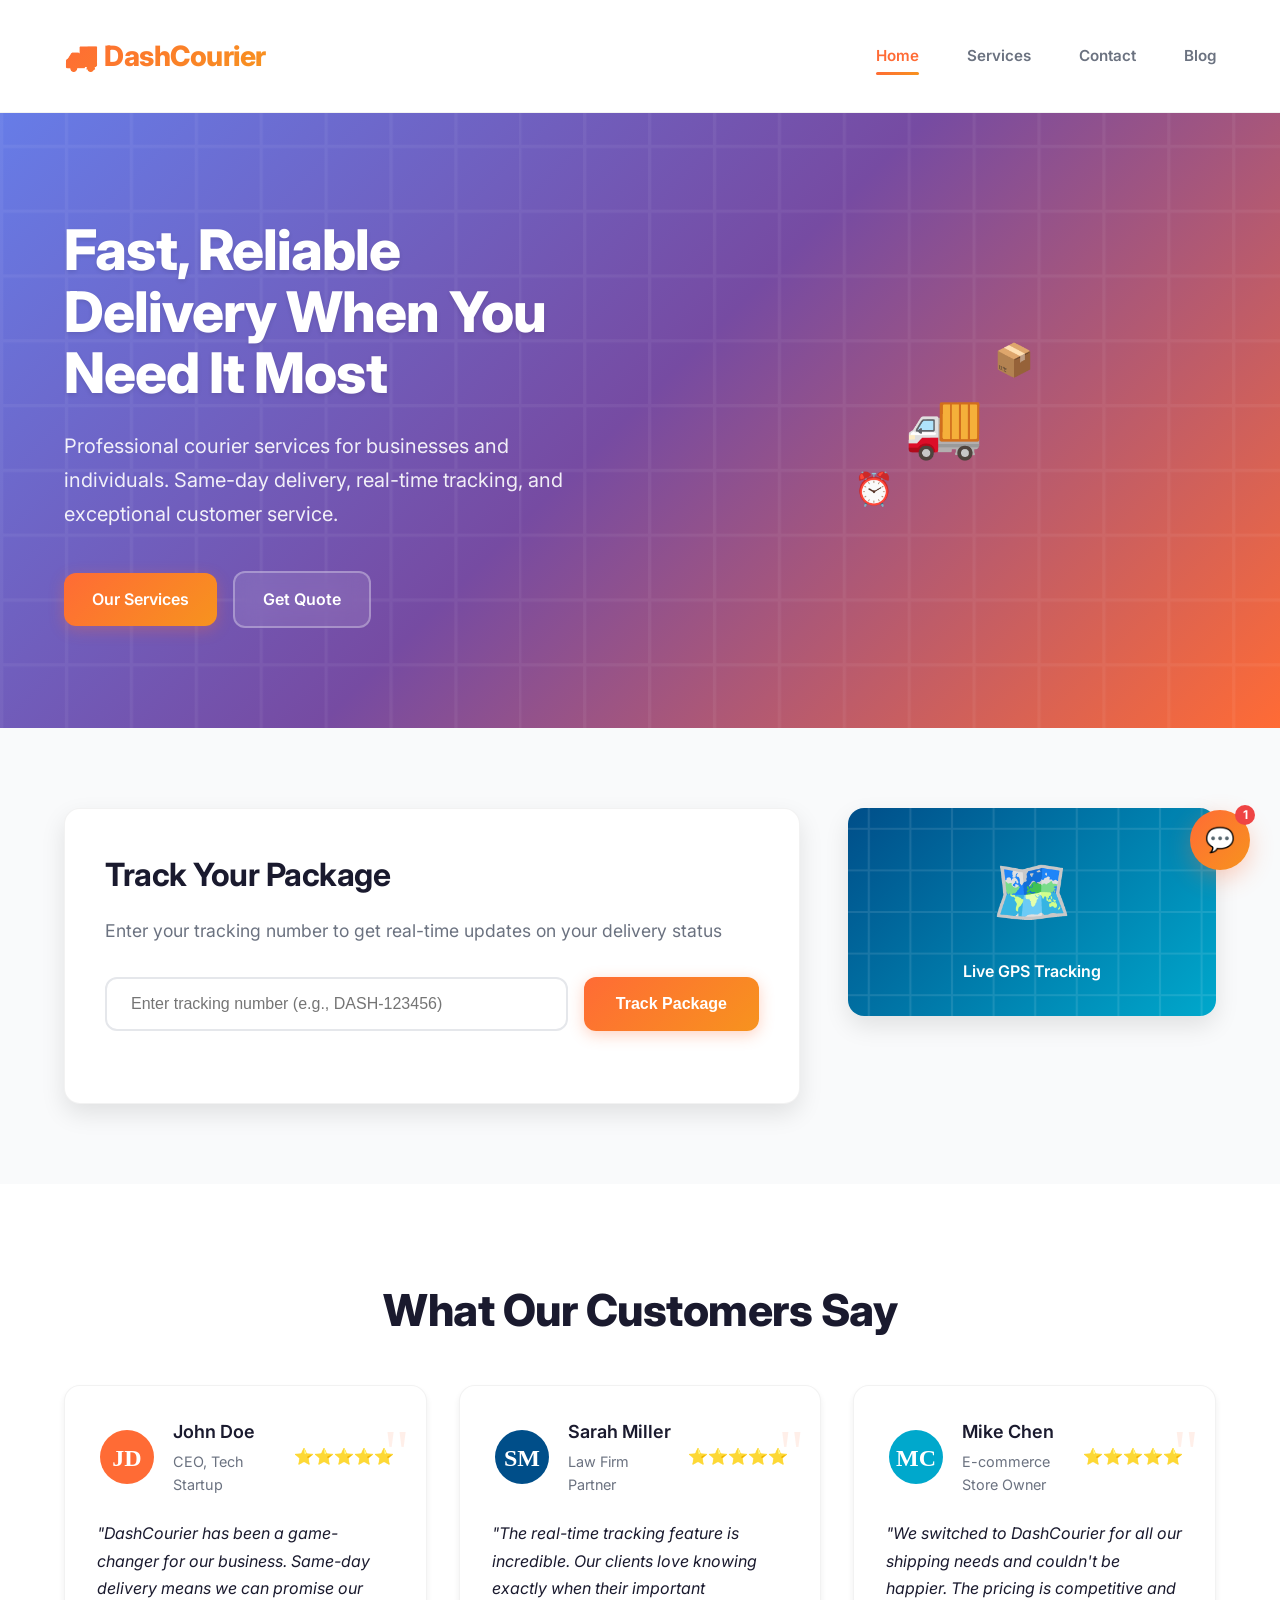
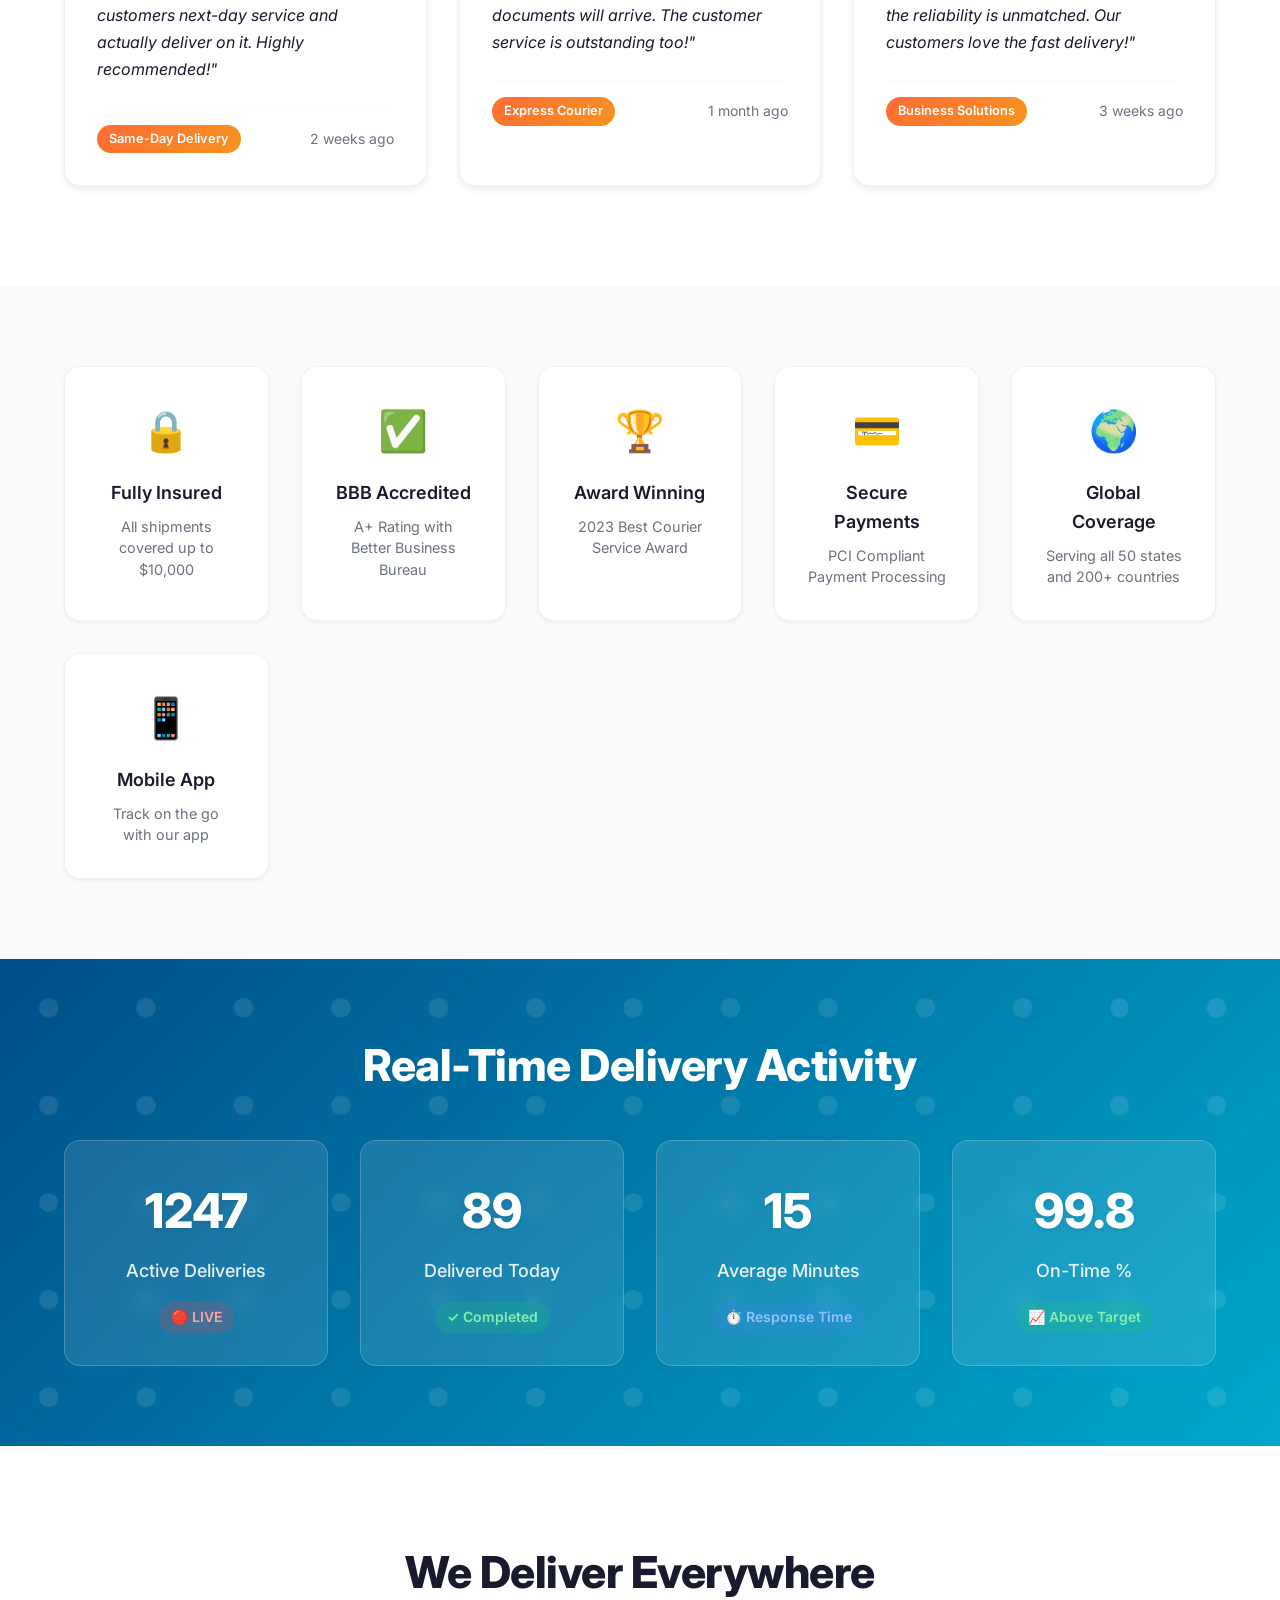
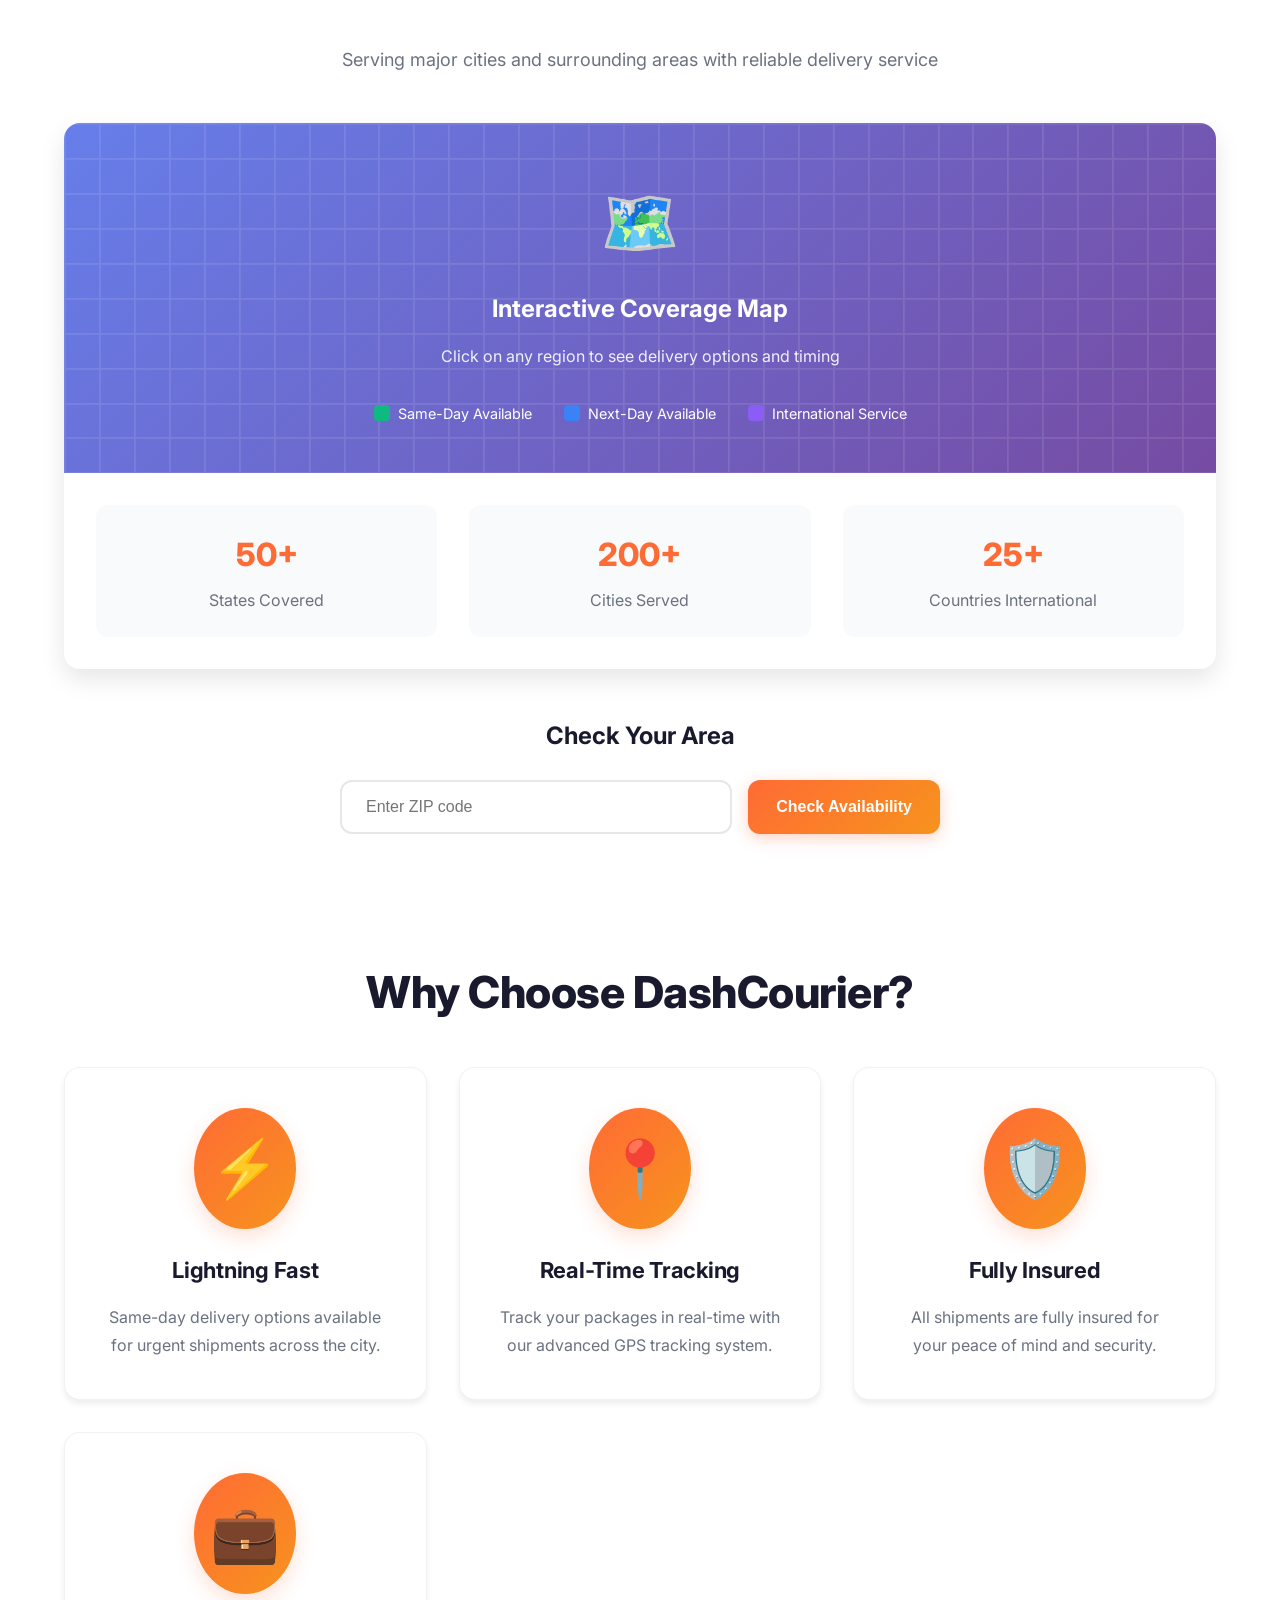
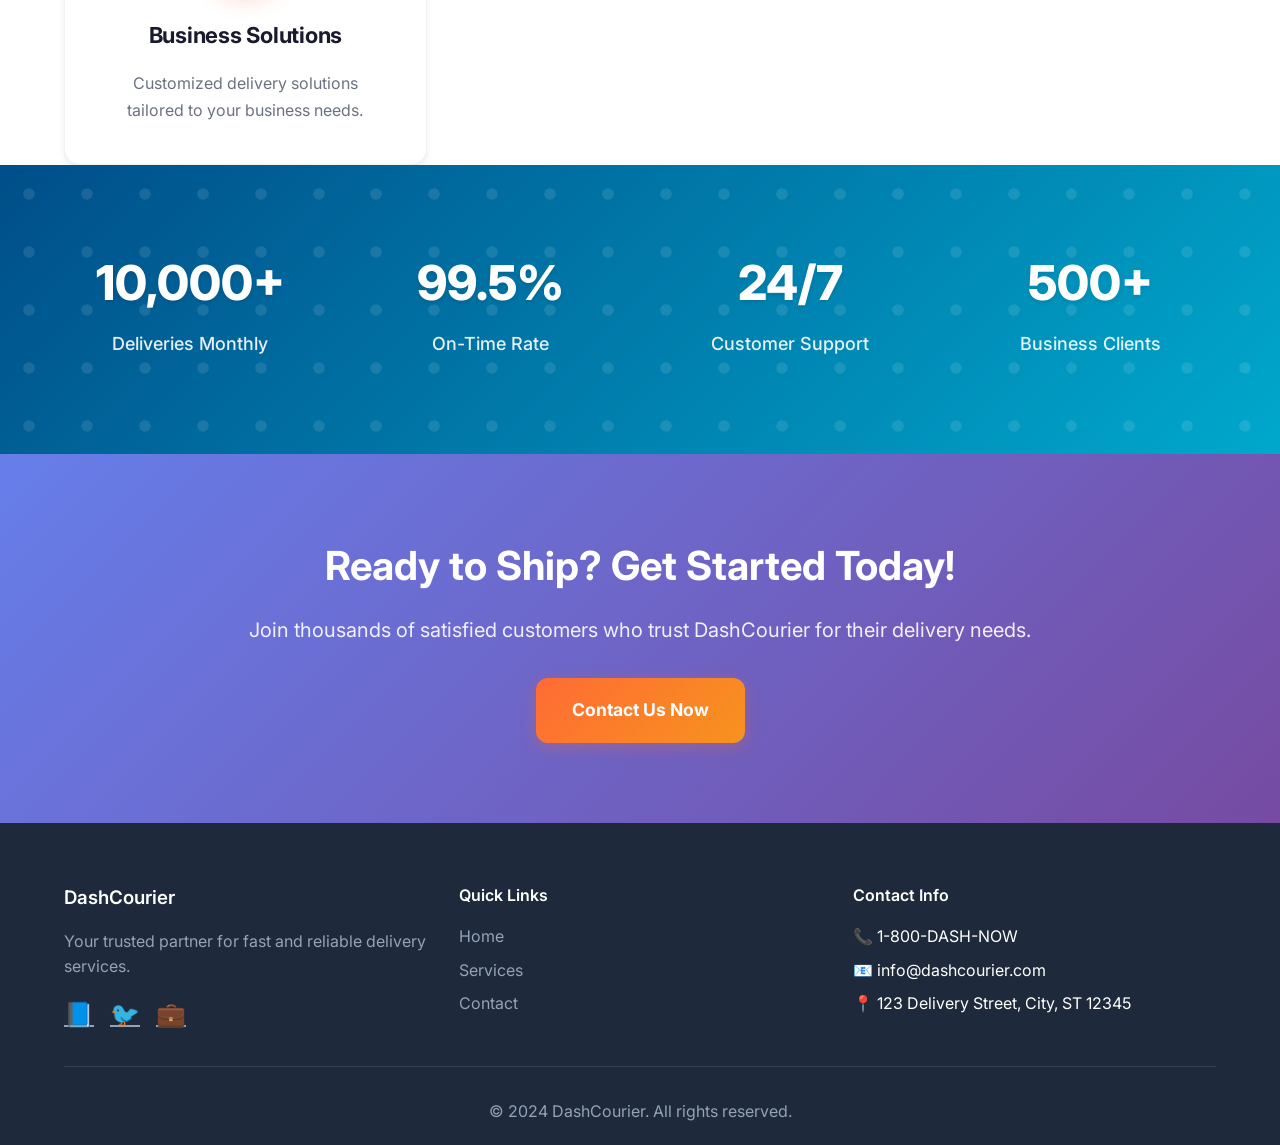
<file: dashcourier/index.html>
<!DOCTYPE html>
<html lang="en">
<head>
    <meta charset="UTF-8">
    <meta name="viewport" content="width=device-width, initial-scale=1.0">
    <title>DashCourier - Fast & Reliable Delivery Services | Same-Day Courier</title>
    
    <!-- SEO Meta Tags -->
    <meta name="description" content="DashCourier offers fast, reliable same-day delivery services for businesses and individuals. Real-time tracking, 24/7 support, and competitive pricing. Get your free quote today!">
    <meta name="keywords" content="courier service, same day delivery, package tracking, delivery service, express delivery, business courier, local delivery, urgent delivery">
    <meta name="author" content="DashCourier">
    <meta name="robots" content="index, follow">
    <meta name="language" content="English">
    <meta name="geo.region" content="US">
    <meta name="geo.placename" content="United States">
    <meta name="geo.position" content="40.7128;-74.0060">
    
    <!-- Open Graph / Facebook -->
    <meta property="og:type" content="website">
    <meta property="og:url" content="https://dashcourier.com/">
    <meta property="og:title" content="DashCourier - Fast & Reliable Delivery Services">
    <meta property="og:description" content="Professional courier services with same-day delivery, real-time tracking, and exceptional customer service. Get your free quote today!">
    <meta property="og:image" content="https://dashcourier.com/images/og-image.jpg">
    <meta property="og:image:width" content="1200">
    <meta property="og:image:height" content="630">
    <meta property="og:site_name" content="DashCourier">
    
    <!-- Twitter -->
    <meta property="twitter:card" content="summary_large_image">
    <meta property="twitter:url" content="https://dashcourier.com/">
    <meta property="twitter:title" content="DashCourier - Fast & Reliable Delivery Services">
    <meta property="twitter:description" content="Professional courier services with same-day delivery, real-time tracking, and exceptional customer service.">
    <meta property="twitter:image" content="https://dashcourier.com/images/twitter-image.jpg">
    
    <!-- Technical SEO -->
    <link rel="canonical" href="https://dashcourier.com/">
    <link rel="alternate" hreflang="en" href="https://dashcourier.com/">
    <link rel="alternate" hreflang="es" href="https://dashcourier.com/es/">
    
    <!-- Favicon -->
    <link rel="icon" type="image/svg+xml" href="data:image/svg+xml,<svg xmlns='http://www.w3.org/2000/svg' viewBox='0 0 100 100'><text y='.9em' font-size='90'>🚚</text></svg>">
    <link rel="apple-touch-icon" href="data:image/svg+xml,<svg xmlns='http://www.w3.org/2000/svg' viewBox='0 0 100 100'><text y='.9em' font-size='90'>🚚</text></svg>">
    
    <!-- Schema.org Structured Data -->
    <script type="application/ld+json">
    {
        "@context": "https://schema.org",
        "@type": "LocalBusiness",
        "name": "DashCourier",
        "description": "Fast and reliable courier services with same-day delivery and real-time tracking",
        "url": "https://dashcourier.com",
        "telephone": "1-800-DASH-NOW",
        "email": "info@dashcourier.com",
        "address": {
            "@type": "PostalAddress",
            "streetAddress": "123 Delivery Street",
            "addressLocality": "City",
            "addressRegion": "ST",
            "postalCode": "12345",
            "addressCountry": "US"
        },
        "geo": {
            "@type": "GeoCoordinates",
            "latitude": "40.7128",
            "longitude": "-74.0060"
        },
        "openingHours": "Mo-Fr 08:00-20:00 Sa-Su 09:00-18:00",
        "priceRange": "$$",
        "sameAs": [
            "https://www.facebook.com/dashcourier",
            "https://www.twitter.com/dashcourier",
            "https://www.linkedin.com/company/dashcourier"
        ],
        "serviceType": "Courier Service",
        "hasOfferCatalog": {
            "@type": "OfferCatalog",
            "name": "Delivery Services",
            "itemListElement": [
                {
                    "@type": "Offer",
                    "itemOffered": {
                        "@type": "Service",
                        "name": "Same-Day Delivery",
                        "description": "Get your packages delivered within hours"
                    }
                },
                {
                    "@type": "Offer", 
                    "itemOffered": {
                        "@type": "Service",
                        "name": "Express Courier",
                        "description": "1-hour delivery available for urgent shipments"
                    }
                }
            ]
        },
        "aggregateRating": {
            "@type": "AggregateRating",
            "ratingValue": "4.8",
            "reviewCount": "1247"
        }
    }
    </script>
    
    <link rel="stylesheet" href="styles.css">
    <link rel="preconnect" href="https://fonts.googleapis.com">
    <link rel="preconnect" href="https://fonts.gstatic.com" crossorigin>
    <link href="https://fonts.googleapis.com/css2?family=Inter:wght@300;400;500;600;700;800&display=swap" rel="stylesheet">
    
    <!-- PWA Meta Tags -->
    <meta name="theme-color" content="#FF6B35">
    <meta name="mobile-web-app-capable" content="yes">
    <meta name="apple-mobile-web-app-capable" content="yes">
    <meta name="apple-mobile-web-app-status-bar-style" content="default">
    <meta name="apple-mobile-web-app-title" content="DashCourier">
    <meta name="application-name" content="DashCourier">
    <meta name="msapplication-TileColor" content="#FF6B35">
    <meta name="msapplication-config" content="/browserconfig.xml">
    
    <!-- PWA Manifest -->
    <link rel="manifest" href="manifest.json">
    
    <!-- Apple Touch Icons -->
    <link rel="apple-touch-icon" href="data:image/svg+xml,<svg xmlns='http://www.w3.org/2000/svg' viewBox='0 0 100 100'><rect width='100' height='100' fill='%23FF6B35'/><text x='50' y='65' text-anchor='middle' fill='white' font-size='40' font-weight='bold'>🚚</text></svg>">
    <link rel="apple-touch-icon" sizes="152x152" href="data:image/svg+xml,<svg xmlns='http://www.w3.org/2000/svg' viewBox='0 0 152 152'><rect width='152' height='152' fill='%23FF6B35'/><text x='76' y='98' text-anchor='middle' fill='white' font-size='60' font-weight='bold'>🚚</text></svg>">
    <link rel="apple-touch-icon" sizes="180x180" href="data:image/svg+xml,<svg xmlns='http://www.w3.org/2000/svg' viewBox='0 0 180 180'><rect width='180' height='180' fill='%23FF6B35'/><text x='90' y='117' text-anchor='middle' fill='white' font-size='72' font-weight='bold'>🚚</text></svg>">
    <link rel="apple-touch-icon" sizes="167x167" href="data:image/svg+xml,<svg xmlns='http://www.w3.org/2000/svg' viewBox='0 0 167 167'><rect width='167' height='167' fill='%23FF6B35'/><text x='83' y='108' text-anchor='middle' fill='white' font-size='66' font-weight='bold'>🚚</text></svg>">
    
    <!-- Microsoft Tile -->
    <meta name="msapplication-TileImage" content="data:image/svg+xml,<svg xmlns='http://www.w3.org/2000/svg' viewBox='0 0 150 150'><rect width='150' height='150' fill='%23FF6B35'/><text x='75' y='97' text-anchor='middle' fill='white' font-size='60' font-weight='bold'>🚚</text></svg>">
</head>
<body>
    <header class="header">
        <nav class="nav">
            <div class="nav-container">
                <div class="logo">
                    <h1>🚚 DashCourier</h1>
                </div>
                <ul class="nav-menu">
                    <li><a href="index.html" class="nav-link active">Home</a></li>
                    <li><a href="services.html" class="nav-link">Services</a></li>
                    <li><a href="contact.html" class="nav-link">Contact</a></li>
                    <li><a href="blog.html" class="nav-link">Blog</a></li>
                </ul>
                <div class="hamburger">
                    <span></span>
                    <span></span>
                    <span></span>~
                </div>
            </div>
        </nav>
    </header>

    <main>
        <section class="hero">
            <div class="hero-container">
                <div class="hero-content">
                    <h1 class="hero-title">Fast, Reliable Delivery When You Need It Most</h1>
                    <p class="hero-subtitle">Professional courier services for businesses and individuals. Same-day delivery, real-time tracking, and exceptional customer service.</p>
                    <div class="hero-buttons">
                        <a href="services.html" class="btn btn-primary">Our Services</a>
                        <a href="contact.html" class="btn btn-secondary">Get Quote</a>
                    </div>
                </div>
                <div class="hero-image">
                    <div class="delivery-illustration">
                        <div class="truck">🚚</div>
                        <div class="package">📦</div>
                        <div class="clock">⏰</div>
                    </div>
                </div>
            </div>
        </section>

        <section class="tracking">
            <div class="container">
                <div class="tracking-container">
                    <div class="tracking-content">
                        <h2>Track Your Package</h2>
                        <p>Enter your tracking number to get real-time updates on your delivery status</p>
                        <form class="tracking-form" id="trackingForm">
                            <div class="tracking-input-group">
                                <input type="text" id="trackingNumber" placeholder="Enter tracking number (e.g., DASH-123456)" required>
                                <button type="submit" class="btn btn-primary">Track Package</button>
                            </div>
                        </form>
                        <div class="tracking-result" id="trackingResult" style="display: none;">
                            <div class="tracking-status">
                                <div class="status-header">
                                    <h3>Tracking Status</h3>
                                    <span class="tracking-id" id="trackingId"></span>
                                </div>
                                <div class="status-timeline">
                                    <div class="timeline-item completed">
                                        <div class="timeline-dot"></div>
                                        <div class="timeline-content">
                                            <h4>Package Received</h4>
                                            <p class="timeline-time">Today, 9:30 AM</p>
                                        </div>
                                    </div>
                                    <div class="timeline-item completed">
                                        <div class="timeline-dot"></div>
                                        <div class="timeline-content">
                                            <h4>In Transit</h4>
                                            <p class="timeline-time">Today, 11:15 AM</p>
                                        </div>
                                    </div>
                                    <div class="timeline-item active">
                                        <div class="timeline-dot"></div>
                                        <div class="timeline-content">
                                            <h4>Out for Delivery</h4>
                                            <p class="timeline-time">Today, 2:45 PM</p>
                                        </div>
                                    </div>
                                    <div class="timeline-item">
                                        <div class="timeline-dot"></div>
                                        <div class="timeline-content">
                                            <h4>Delivered</h4>
                                            <p class="timeline-time">Expected by 6:00 PM</p>
                                        </div>
                                    </div>
                                </div>
                                <div class="tracking-details">
                                    <div class="detail-item">
                                        <span class="detail-label">Current Location:</span>
                                        <span class="detail-value">Distribution Center - Downtown</span>
                                    </div>
                                    <div class="detail-item">
                                        <span class="detail-label">Estimated Delivery:</span>
                                        <span class="detail-value">Today, 6:00 PM</span>
                                    </div>
                                    <div class="detail-item">
                                        <span class="detail-label">Recipient:</span>
                                        <span class="detail-value">John Doe</span>
                                    </div>
                                </div>
                            </div>
                        </div>
                    </div>
                    <div class="tracking-visual">
                        <div class="tracking-map">
                            <div class="map-icon">🗺️</div>
                            <p>Live GPS Tracking</p>
                        </div>
                    </div>
                </div>
            </div>
        </section>

        <section class="testimonials">
            <div class="container">
                <h2 class="section-title">What Our Customers Say</h2>
                <div class="testimonials-grid">
                    <div class="testimonial-card">
                        <div class="testimonial-header">
                            <div class="customer-avatar">
                                <img src="data:image/svg+xml,<svg xmlns='http://www.w3.org/2000/svg' viewBox='0 0 100 100'><circle cx='50' cy='50' r='45' fill='%23FF6B35'/><text x='50' y='65' text-anchor='middle' fill='white' font-size='40' font-weight='bold'>JD</text></svg>" alt="John Doe">
                            </div>
                            <div class="customer-info">
                                <h4>John Doe</h4>
                                <p>CEO, Tech Startup</p>
                            </div>
                            <div class="rating">
                                ⭐⭐⭐⭐⭐
                            </div>
                        </div>
                        <div class="testimonial-content">
                            <p>"DashCourier has been a game-changer for our business. Same-day delivery means we can promise our customers next-day service and actually deliver on it. Highly recommended!"</p>
                        </div>
                        <div class="testimonial-meta">
                            <span class="service-used">Same-Day Delivery</span>
                            <span class="date">2 weeks ago</span>
                        </div>
                    </div>

                    <div class="testimonial-card">
                        <div class="testimonial-header">
                            <div class="customer-avatar">
                                <img src="data:image/svg+xml,<svg xmlns='http://www.w3.org/2000/svg' viewBox='0 0 100 100'><circle cx='50' cy='50' r='45' fill='%23004E89'/><text x='50' y='65' text-anchor='middle' fill='white' font-size='40' font-weight='bold'>SM</text></svg>" alt="Sarah Miller">
                            </div>
                            <div class="customer-info">
                                <h4>Sarah Miller</h4>
                                <p>Law Firm Partner</p>
                            </div>
                            <div class="rating">
                                ⭐⭐⭐⭐⭐
                            </div>
                        </div>
                        <div class="testimonial-content">
                            <p>"The real-time tracking feature is incredible. Our clients love knowing exactly when their important documents will arrive. The customer service is outstanding too!"</p>
                        </div>
                        <div class="testimonial-meta">
                            <span class="service-used">Express Courier</span>
                            <span class="date">1 month ago</span>
                        </div>
                    </div>

                    <div class="testimonial-card">
                        <div class="testimonial-header">
                            <div class="customer-avatar">
                                <img src="data:image/svg+xml,<svg xmlns='http://www.w3.org/2000/svg' viewBox='0 0 100 100'><circle cx='50' cy='50' r='45' fill='%2300A8CC'/><text x='50' y='65' text-anchor='middle' fill='white' font-size='40' font-weight='bold'>MC</text></svg>" alt="Mike Chen">
                            </div>
                            <div class="customer-info">
                                <h4>Mike Chen</h4>
                                <p>E-commerce Store Owner</p>
                            </div>
                            <div class="rating">
                                ⭐⭐⭐⭐⭐
                            </div>
                        </div>
                        <div class="testimonial-content">
                            <p>"We switched to DashCourier for all our shipping needs and couldn't be happier. The pricing is competitive and the reliability is unmatched. Our customers love the fast delivery!"</p>
                        </div>
                        <div class="testimonial-meta">
                            <span class="service-used">Business Solutions</span>
                            <span class="date">3 weeks ago</span>
                        </div>
                    </div>
                </div>
            </div>
        </section>

        <section class="trust-badges">
            <div class="container">
                <div class="trust-badges-grid">
                    <div class="trust-item">
                        <div class="trust-icon">🔒</div>
                        <h4>Fully Insured</h4>
                        <p>All shipments covered up to $10,000</p>
                    </div>
                    <div class="trust-item">
                        <div class="trust-icon">✅</div>
                        <h4>BBB Accredited</h4>
                        <p>A+ Rating with Better Business Bureau</p>
                    </div>
                    <div class="trust-item">
                        <div class="trust-icon">🏆</div>
                        <h4>Award Winning</h4>
                        <p>2023 Best Courier Service Award</p>
                    </div>
                    <div class="trust-item">
                        <div class="trust-icon">💳</div>
                        <h4>Secure Payments</h4>
                        <p>PCI Compliant Payment Processing</p>
                    </div>
                    <div class="trust-item">
                        <div class="trust-icon">🌍</div>
                        <h4>Global Coverage</h4>
                        <p>Serving all 50 states and 200+ countries</p>
                    </div>
                    <div class="trust-item">
                        <div class="trust-icon">📱</div>
                        <h4>Mobile App</h4>
                        <p>Track on the go with our app</p>
                    </div>
                </div>
            </div>
        </section>

        <section class="live-stats">
            <div class="container">
                <h2 class="section-title">Real-Time Delivery Activity</h2>
                <div class="live-stats-grid">
                    <div class="stat-card">
                        <div class="stat-number" data-target="1247">0</div>
                        <div class="stat-label">Active Deliveries</div>
                        <div class="stat-indicator live">🔴 LIVE</div>
                    </div>
                    <div class="stat-card">
                        <div class="stat-number" data-target="89">0</div>
                        <div class="stat-label">Delivered Today</div>
                        <div class="stat-indicator success">✓ Completed</div>
                    </div>
                    <div class="stat-card">
                        <div class="stat-number" data-target="15">0</div>
                        <div class="stat-label">Average Minutes</div>
                        <div class="stat-indicator info">⏱️ Response Time</div>
                    </div>
                    <div class="stat-card">
                        <div class="stat-number" data-target="99.8">0</div>
                        <div class="stat-label">On-Time %</div>
                        <div class="stat-indicator success">📈 Above Target</div>
                    </div>
                </div>
            </div>
        </section>

        <section class="coverage-map">
            <div class="container">
                <h2 class="section-title">We Deliver Everywhere</h2>
                <p class="section-subtitle">Serving major cities and surrounding areas with reliable delivery service</p>
                <div class="map-container">
                    <div class="interactive-map">
                        <div class="map-placeholder">
                            <div class="map-icon">🗺️</div>
                            <h3>Interactive Coverage Map</h3>
                            <p>Click on any region to see delivery options and timing</p>
                            <div class="map-legend">
                                <div class="legend-item">
                                    <span class="legend-color same-day"></span>
                                    <span>Same-Day Available</span>
                                </div>
                                <div class="legend-item">
                                    <span class="legend-color next-day"></span>
                                    <span>Next-Day Available</span>
                                </div>
                                <div class="legend-item">
                                    <span class="legend-color international"></span>
                                    <span>International Service</span>
                                </div>
                            </div>
                        </div>
                        <div class="coverage-stats">
                            <div class="coverage-item">
                                <h4>50+</h4>
                                <p>States Covered</p>
                            </div>
                            <div class="coverage-item">
                                <h4>200+</h4>
                                <p>Cities Served</p>
                            </div>
                            <div class="coverage-item">
                                <h4>25+</h4>
                                <p>Countries International</p>
                            </div>
                        </div>
                    </div>
                </div>
                <div class="zip-checker">
                    <h3>Check Your Area</h3>
                    <form class="zip-form" id="zipForm">
                        <div class="zip-input-group">
                            <input type="text" id="zipCode" placeholder="Enter ZIP code" maxlength="10">
                            <button type="submit" class="btn btn-primary">Check Availability</button>
                        </div>
                    </form>
                    <div class="zip-result" id="zipResult" style="display: none;">
                        <div class="result-content">
                            <h4 id="resultTitle"></h4>
                            <p id="resultMessage"></p>
                        </div>
                    </div>
                </div>
            </div>
        </section>
            <div class="container">
                <h2 class="section-title">Why Choose DashCourier?</h2>
                <div class="features-grid">
                    <div class="feature-card">
                        <div class="feature-icon">⚡</div>
                        <h3>Lightning Fast</h3>
                        <p>Same-day delivery options available for urgent shipments across the city.</p>
                    </div>
                    <div class="feature-card">
                        <div class="feature-icon">📍</div>
                        <h3>Real-Time Tracking</h3>
                        <p>Track your packages in real-time with our advanced GPS tracking system.</p>
                    </div>
                    <div class="feature-card">
                        <div class="feature-icon">🛡️</div>
                        <h3>Fully Insured</h3>
                        <p>All shipments are fully insured for your peace of mind and security.</p>
                    </div>
                    <div class="feature-card">
                        <div class="feature-icon">💼</div>
                        <h3>Business Solutions</h3>
                        <p>Customized delivery solutions tailored to your business needs.</p>
                    </div>
                </div>
            </div>
        </section>

        <section class="stats">
            <div class="container">
                <div class="stats-grid">
                    <div class="stat-item">
                        <div class="stat-number">10,000+</div>
                        <div class="stat-label">Deliveries Monthly</div>
                    </div>
                    <div class="stat-item">
                        <div class="stat-number">99.5%</div>
                        <div class="stat-label">On-Time Rate</div>
                    </div>
                    <div class="stat-item">
                        <div class="stat-number">24/7</div>
                        <div class="stat-label">Customer Support</div>
                    </div>
                    <div class="stat-item">
                        <div class="stat-number">500+</div>
                        <div class="stat-label">Business Clients</div>
                    </div>
                </div>
            </div>
        </section>

        <section class="cta">
            <div class="container">
                <div class="cta-content">
                    <h2>Ready to Ship? Get Started Today!</h2>
                    <p>Join thousands of satisfied customers who trust DashCourier for their delivery needs.</p>
                    <a href="contact.html" class="btn btn-primary btn-large">Contact Us Now</a>
                </div>
            </div>
        </section>
    </main>

    <footer class="footer">
        <div class="container">
            <div class="footer-content">
                <div class="footer-section">
                    <h3>DashCourier</h3>
                    <p>Your trusted partner for fast and reliable delivery services.</p>
                    <div class="social-links">
                        <a href="#" aria-label="Facebook">📘</a>
                        <a href="#" aria-label="Twitter">🐦</a>
                        <a href="#" aria-label="LinkedIn">💼</a>
                    </div>
                </div>
                <div class="footer-section">
                    <h4>Quick Links</h4>
                    <ul>
                        <li><a href="index.html">Home</a></li>
                        <li><a href="services.html">Services</a></li>
                        <li><a href="contact.html">Contact</a></li>
                    </ul>
                </div>
                <div class="footer-section">
                    <h4>Contact Info</h4>
                    <ul>
                        <li>📞 1-800-DASH-NOW</li>
                        <li>📧 info@dashcourier.com</li>
                        <li>📍 123 Delivery Street, City, ST 12345</li>
                    </ul>
                </div>
            </div>
            <div class="footer-bottom">
                <p>&copy; 2024 DashCourier. All rights reserved.</p>
            </div>
        </div>
    </footer>

    <!-- Chat Support Widget -->
    <div class="chat-widget" id="chatWidget">
        <div class="chat-button" id="chatButton">
            <div class="chat-icon">💬</div>
            <div class="chat-badge" id="chatBadge">1</div>
        </div>
        
        <div class="chat-container" id="chatContainer">
            <div class="chat-header">
                <div class="chat-header-content">
                    <div class="chat-avatar">
                        <div class="avatar-icon">🚚</div>
                    </div>
                    <div class="chat-info">
                        <h3>DashCourier Support</h3>
                        <p class="chat-status">Online • Typically replies instantly</p>
                    </div>
                </div>
                <button class="chat-close" id="chatClose">×</button>
            </div>
            
            <div class="chat-messages" id="chatMessages">
                <div class="message bot-message">
                    <div class="message-avatar">🚚</div>
                    <div class="message-content">
                        <p>Hi there! 👋 Welcome to DashCourier Support. How can I help you today?</p>
                        <div class="message-time">Just now</div>
                    </div>
                </div>
                
                <div class="quick-replies">
                    <button class="quick-reply" data-message="Track my package">📦 Track my package</button>
                    <button class="quick-reply" data-message="Get a quote">💰 Get a quote</button>
                    <button class="quick-reply" data-message="Delivery times">⏰ Delivery times</button>
                    <button class="quick-reply" data-message="Business services">🏢 Business services</button>
                </div>
            </div>
            
            <div class="chat-input-container">
                <div class="chat-input-wrapper">
                    <input type="text" id="chatInput" placeholder="Type your message..." maxlength="500">
                    <button class="chat-send" id="chatSend" disabled>
                        <svg width="20" height="20" viewBox="0 0 24 24" fill="none" stroke="currentColor" stroke-width="2">
                            <path d="M22 2L11 13M22 2L15 22L11 13L2 9L22 2Z"/>
                        </svg>
                    </button>
                </div>
                <div class="chat-footer">
                    <span class="powered-by">Powered by DashCourier AI</span>
                </div>
            </div>
        </div>
    </div>

    <script src="script.js"></script>
</body>
</html>
</file>
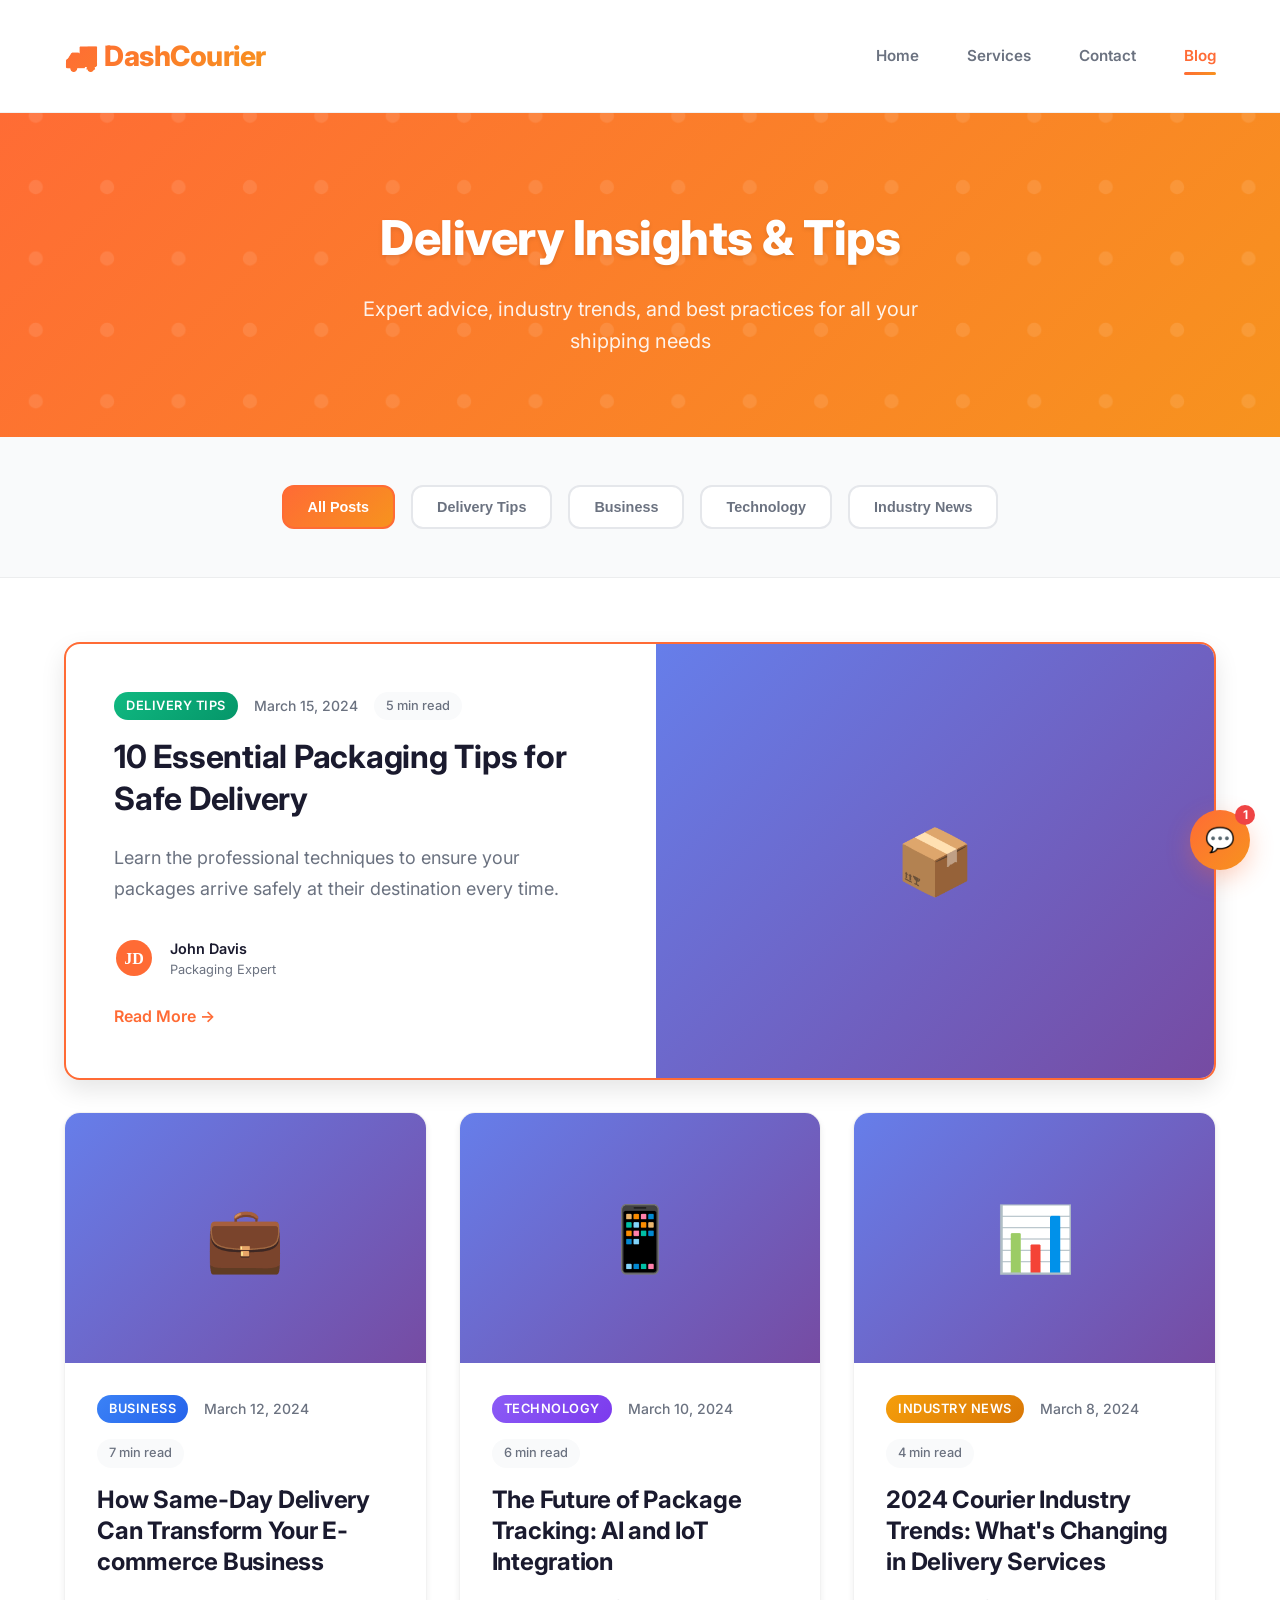
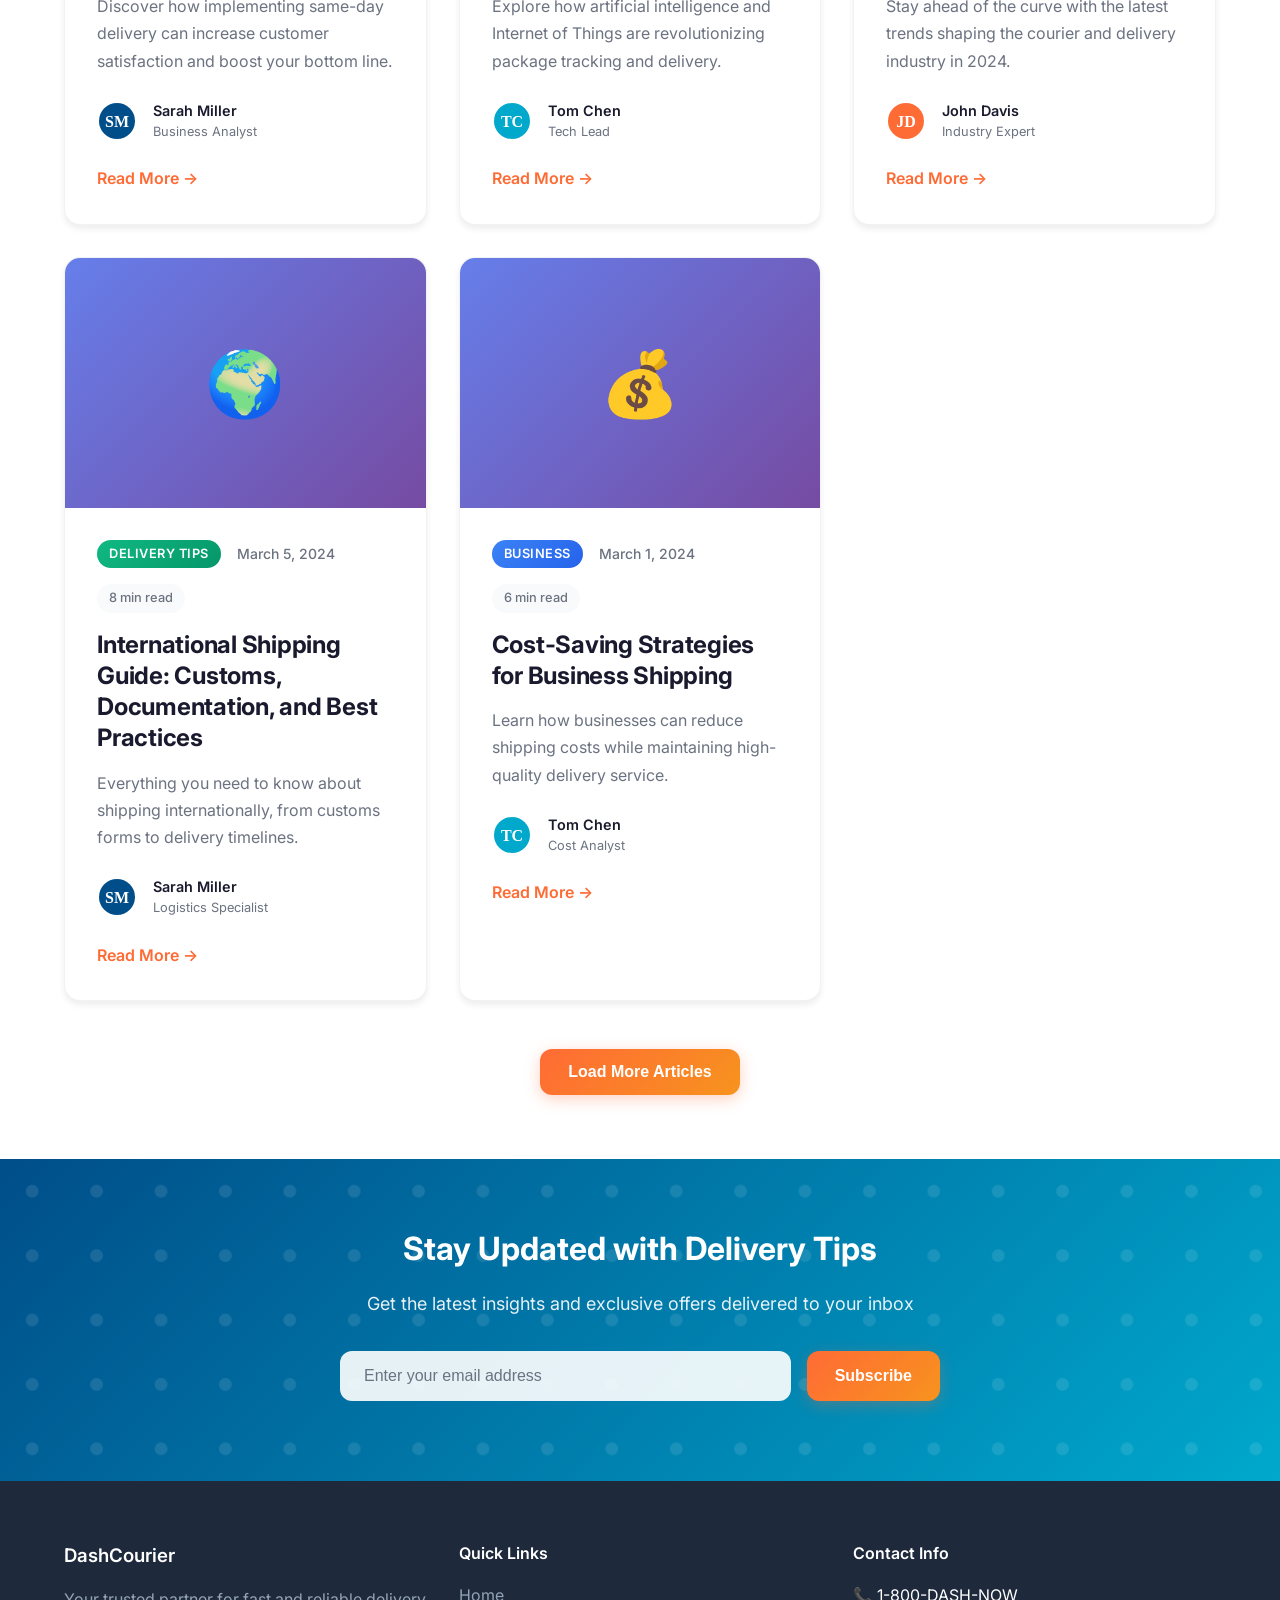
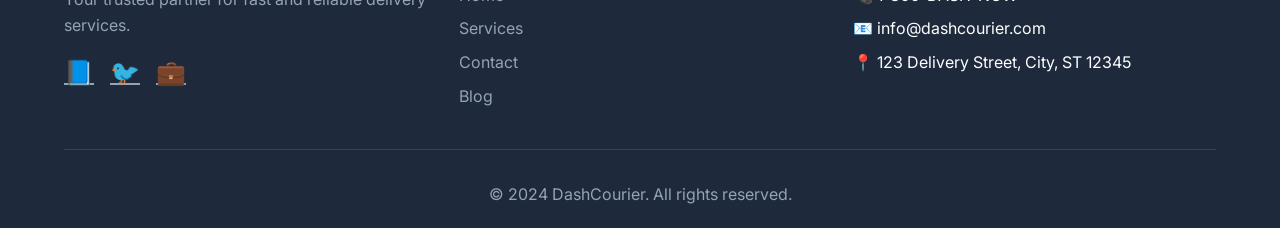
<file: dashcourier/blog.html>
<!DOCTYPE html>
<html lang="en">
<head>
    <meta charset="UTF-8">
    <meta name="viewport" content="width=device-width, initial-scale=1.0">
    <title>Blog - DashCourier | Delivery Tips & Industry Insights</title>
    
    <!-- SEO Meta Tags -->
    <meta name="description" content="Read the latest delivery tips, industry insights, and courier service best practices from DashCourier experts.">
    <meta name="keywords" content="delivery blog, courier tips, shipping advice, logistics insights, package delivery">
    <meta name="author" content="DashCourier">
    <meta name="robots" content="index, follow">
    
    <!-- Open Graph / Facebook -->
    <meta property="og:type" content="website">
    <meta property="og:url" content="https://dashcourier.com/blog/">
    <meta property="og:title" content="Blog - DashCourier | Delivery Tips & Industry Insights">
    <meta property="og:description" content="Read the latest delivery tips, industry insights, and courier service best practices from DashCourier experts.">
    <meta property="og:image" content="https://dashcourier.com/images/blog-og-image.jpg">
    <meta property="og:site_name" content="DashCourier">
    
    <!-- Twitter -->
    <meta property="twitter:card" content="summary_large_image">
    <meta property="twitter:url" content="https://dashcourier.com/blog/">
    <meta property="twitter:title" content="Blog - DashCourier | Delivery Tips & Industry Insights">
    <meta property="twitter:description" content="Read the latest delivery tips, industry insights, and courier service best practices from DashCourier experts.">
    <meta property="twitter:image" content="https://dashcourier.com/images/blog-twitter-image.jpg">
    
    <!-- Canonical URL -->
    <link rel="canonical" href="https://dashcourier.com/blog/">
    
    <!-- Favicon -->
    <link rel="icon" type="image/svg+xml" href="data:image/svg+xml,<svg xmlns='http://www.w3.org/2000/svg' viewBox='0 0 100 100'><text y='.9em' font-size='90'>🚚</text></svg>">
    
    <link rel="stylesheet" href="styles.css">
    <link rel="preconnect" href="https://fonts.googleapis.com">
    <link rel="preconnect" href="https://fonts.gstatic.com" crossorigin>
    <link href="https://fonts.googleapis.com/css2?family=Inter:wght@300;400;500;600;700;800&display=swap" rel="stylesheet">
</head>
<body>
    <header class="header">
        <nav class="nav">
            <div class="nav-container">
                <div class="logo">
                    <h1>🚚 DashCourier</h1>
                </div>
                <ul class="nav-menu">
                    <li><a href="index.html" class="nav-link">Home</a></li>
                    <li><a href="services.html" class="nav-link">Services</a></li>
                    <li><a href="contact.html" class="nav-link">Contact</a></li>
                    <li><a href="blog.html" class="nav-link active">Blog</a></li>
                </ul>
                <div class="hamburger">
                    <span></span>
                    <span></span>
                    <span></span>
                </div>
            </div>
        </nav>
    </header>

    <main>
        <section class="page-hero">
            <div class="container">
                <h1>Delivery Insights & Tips</h1>
                <p>Expert advice, industry trends, and best practices for all your shipping needs</p>
            </div>
        </section>

        <section class="blog-categories">
            <div class="container">
                <div class="category-tabs">
                    <button class="category-tab active" data-category="all">All Posts</button>
                    <button class="category-tab" data-category="tips">Delivery Tips</button>
                    <button class="category-tab" data-category="business">Business</button>
                    <button class="category-tab" data-category="technology">Technology</button>
                    <button class="category-tab" data-category="industry">Industry News</button>
                </div>
            </div>
        </section>

        <section class="blog-content">
            <div class="container">
                <div class="blog-grid">
                    <!-- Featured Post -->
                    <article class="blog-post featured" data-category="tips">
                        <div class="post-image">
                            <div class="image-placeholder">
                                <div class="post-icon">📦</div>
                            </div>
                        </div>
                        <div class="post-content">
                            <div class="post-meta">
                                <span class="category-badge tips">Delivery Tips</span>
                                <span class="post-date">March 15, 2024</span>
                                <span class="read-time">5 min read</span>
                            </div>
                            <h2 class="post-title">10 Essential Packaging Tips for Safe Delivery</h2>
                            <p class="post-excerpt">Learn the professional techniques to ensure your packages arrive safely at their destination every time.</p>
                            <div class="post-author">
                                <div class="author-avatar">
                                    <img src="data:image/svg+xml,<svg xmlns='http://www.w3.org/2000/svg' viewBox='0 0 100 100'><circle cx='50' cy='50' r='45' fill='%23FF6B35'/><text x='50' y='65' text-anchor='middle' fill='white' font-size='40' font-weight='bold'>JD</text></svg>" alt="John Davis">
                                </div>
                                <div class="author-info">
                                    <span class="author-name">John Davis</span>
                                    <span class="author-title">Packaging Expert</span>
                                </div>
                            </div>
                            <a href="#" class="read-more">Read More →</a>
                        </div>
                    </article>

                    <!-- Regular Posts -->
                    <article class="blog-post" data-category="business">
                        <div class="post-image">
                            <div class="image-placeholder">
                                <div class="post-icon">💼</div>
                            </div>
                        </div>
                        <div class="post-content">
                            <div class="post-meta">
                                <span class="category-badge business">Business</span>
                                <span class="post-date">March 12, 2024</span>
                                <span class="read-time">7 min read</span>
                            </div>
                            <h2 class="post-title">How Same-Day Delivery Can Transform Your E-commerce Business</h2>
                            <p class="post-excerpt">Discover how implementing same-day delivery can increase customer satisfaction and boost your bottom line.</p>
                            <div class="post-author">
                                <div class="author-avatar">
                                    <img src="data:image/svg+xml,<svg xmlns='http://www.w3.org/2000/svg' viewBox='0 0 100 100'><circle cx='50' cy='50' r='45' fill='%23004E89'/><text x='50' y='65' text-anchor='middle' fill='white' font-size='40' font-weight='bold'>SM</text></svg>" alt="Sarah Miller">
                                </div>
                                <div class="author-info">
                                    <span class="author-name">Sarah Miller</span>
                                    <span class="author-title">Business Analyst</span>
                                </div>
                            </div>
                            <a href="#" class="read-more">Read More →</a>
                        </div>
                    </article>

                    <article class="blog-post" data-category="technology">
                        <div class="post-image">
                            <div class="image-placeholder">
                                <div class="post-icon">📱</div>
                            </div>
                        </div>
                        <div class="post-content">
                            <div class="post-meta">
                                <span class="category-badge technology">Technology</span>
                                <span class="post-date">March 10, 2024</span>
                                <span class="read-time">6 min read</span>
                            </div>
                            <h2 class="post-title">The Future of Package Tracking: AI and IoT Integration</h2>
                            <p class="post-excerpt">Explore how artificial intelligence and Internet of Things are revolutionizing package tracking and delivery.</p>
                            <div class="post-author">
                                <div class="author-avatar">
                                    <img src="data:image/svg+xml,<svg xmlns='http://www.w3.org/2000/svg' viewBox='0 0 100 100'><circle cx='50' cy='50' r='45' fill='%2300A8CC'/><text x='50' y='65' text-anchor='middle' fill='white' font-size='40' font-weight='bold'>TC</text></svg>" alt="Tom Chen">
                                </div>
                                <div class="author-info">
                                    <span class="author-name">Tom Chen</span>
                                    <span class="author-title">Tech Lead</span>
                                </div>
                            </div>
                            <a href="#" class="read-more">Read More →</a>
                        </div>
                    </article>

                    <article class="blog-post" data-category="industry">
                        <div class="post-image">
                            <div class="image-placeholder">
                                <div class="post-icon">📊</div>
                            </div>
                        </div>
                        <div class="post-content">
                            <div class="post-meta">
                                <span class="category-badge industry">Industry News</span>
                                <span class="post-date">March 8, 2024</span>
                                <span class="read-time">4 min read</span>
                            </div>
                            <h2 class="post-title">2024 Courier Industry Trends: What's Changing in Delivery Services</h2>
                            <p class="post-excerpt">Stay ahead of the curve with the latest trends shaping the courier and delivery industry in 2024.</p>
                            <div class="post-author">
                                <div class="author-avatar">
                                    <img src="data:image/svg+xml,<svg xmlns='http://www.w3.org/2000/svg' viewBox='0 0 100 100'><circle cx='50' cy='50' r='45' fill='%23FF6B35'/><text x='50' y='65' text-anchor='middle' fill='white' font-size='40' font-weight='bold'>JD</text></svg>" alt="John Davis">
                                </div>
                                <div class="author-info">
                                    <span class="author-name">John Davis</span>
                                    <span class="author-title">Industry Expert</span>
                                </div>
                            </div>
                            <a href="#" class="read-more">Read More →</a>
                        </div>
                    </article>

                    <article class="blog-post" data-category="tips">
                        <div class="post-image">
                            <div class="image-placeholder">
                                <div class="post-icon">🌍</div>
                            </div>
                        </div>
                        <div class="post-content">
                            <div class="post-meta">
                                <span class="category-badge tips">Delivery Tips</span>
                                <span class="post-date">March 5, 2024</span>
                                <span class="read-time">8 min read</span>
                            </div>
                            <h2 class="post-title">International Shipping Guide: Customs, Documentation, and Best Practices</h2>
                            <p class="post-excerpt">Everything you need to know about shipping internationally, from customs forms to delivery timelines.</p>
                            <div class="post-author">
                                <div class="author-avatar">
                                    <img src="data:image/svg+xml,<svg xmlns='http://www.w3.org/2000/svg' viewBox='0 0 100 100'><circle cx='50' cy='50' r='45' fill='%23004E89'/><text x='50' y='65' text-anchor='middle' fill='white' font-size='40' font-weight='bold'>SM</text></svg>" alt="Sarah Miller">
                                </div>
                                <div class="author-info">
                                    <span class="author-name">Sarah Miller</span>
                                    <span class="author-title">Logistics Specialist</span>
                                </div>
                            </div>
                            <a href="#" class="read-more">Read More →</a>
                        </div>
                    </article>

                    <article class="blog-post" data-category="business">
                        <div class="post-image">
                            <div class="image-placeholder">
                                <div class="post-icon">💰</div>
                            </div>
                        </div>
                        <div class="post-content">
                            <div class="post-meta">
                                <span class="category-badge business">Business</span>
                                <span class="post-date">March 1, 2024</span>
                                <span class="read-time">6 min read</span>
                            </div>
                            <h2 class="post-title">Cost-Saving Strategies for Business Shipping</h2>
                            <p class="post-excerpt">Learn how businesses can reduce shipping costs while maintaining high-quality delivery service.</p>
                            <div class="post-author">
                                <div class="author-avatar">
                                    <img src="data:image/svg+xml,<svg xmlns='http://www.w3.org/2000/svg' viewBox='0 0 100 100'><circle cx='50' cy='50' r='45' fill='%2300A8CC'/><text x='50' y='65' text-anchor='middle' fill='white' font-size='40' font-weight='bold'>TC</text></svg>" alt="Tom Chen">
                                </div>
                                <div class="author-info">
                                    <span class="author-name">Tom Chen</span>
                                    <span class="author-title">Cost Analyst</span>
                                </div>
                            </div>
                            <a href="#" class="read-more">Read More →</a>
                        </div>
                    </article>
                </div>

                <!-- Load More Button -->
                <div class="load-more-container">
                    <button class="btn btn-primary" id="loadMoreBtn">Load More Articles</button>
                </div>
            </div>
        </section>

        <!-- Newsletter Signup -->
        <section class="newsletter-section">
            <div class="container">
                <div class="newsletter-content">
                    <h2>Stay Updated with Delivery Tips</h2>
                    <p>Get the latest insights and exclusive offers delivered to your inbox</p>
                    <form class="newsletter-form" id="newsletterForm">
                        <div class="newsletter-input-group">
                            <input type="email" id="newsletterEmail" placeholder="Enter your email address" required>
                            <button type="submit" class="btn btn-primary">Subscribe</button>
                        </div>
                    </form>
                    <div class="newsletter-result" id="newsletterResult" style="display: none;"></div>
                </div>
            </div>
        </section>
    </main>

    <footer class="footer">
        <div class="container">
            <div class="footer-content">
                <div class="footer-section">
                    <h3>DashCourier</h3>
                    <p>Your trusted partner for fast and reliable delivery services.</p>
                    <div class="social-links">
                        <a href="#" aria-label="Facebook">📘</a>
                        <a href="#" aria-label="Twitter">🐦</a>
                        <a href="#" aria-label="LinkedIn">💼</a>
                    </div>
                </div>
                <div class="footer-section">
                    <h4>Quick Links</h4>
                    <ul>
                        <li><a href="index.html">Home</a></li>
                        <li><a href="services.html">Services</a></li>
                        <li><a href="contact.html">Contact</a></li>
                        <li><a href="blog.html">Blog</a></li>
                    </ul>
                </div>
                <div class="footer-section">
                    <h4>Contact Info</h4>
                    <ul>
                        <li>📞 1-800-DASH-NOW</li>
                        <li>📧 info@dashcourier.com</li>
                        <li>📍 123 Delivery Street, City, ST 12345</li>
                    </ul>
                </div>
            </div>
            <div class="footer-bottom">
                <p>&copy; 2024 DashCourier. All rights reserved.</p>
            </div>
        </div>
    </footer>

    <!-- Chat Support Widget -->
    <div class="chat-widget" id="chatWidget">
        <div class="chat-button" id="chatButton">
            <div class="chat-icon">💬</div>
            <div class="chat-badge" id="chatBadge">1</div>
        </div>
        
        <div class="chat-container" id="chatContainer">
            <div class="chat-header">
                <div class="chat-header-content">
                    <div class="chat-avatar">
                        <div class="avatar-icon">🚚</div>
                    </div>
                    <div class="chat-info">
                        <h3>DashCourier Support</h3>
                        <p class="chat-status">Online • Typically replies instantly</p>
                    </div>
                </div>
                <button class="chat-close" id="chatClose">×</button>
            </div>
            
            <div class="chat-messages" id="chatMessages">
                <div class="message bot-message">
                    <div class="message-avatar">🚚</div>
                    <div class="message-content">
                        <p>Hi there! 👋 Welcome to DashCourier Support. How can I help you today?</p>
                        <div class="message-time">Just now</div>
                    </div>
                </div>
                
                <div class="quick-replies">
                    <button class="quick-reply" data-message="Track my package">📦 Track my package</button>
                    <button class="quick-reply" data-message="Get a quote">💰 Get a quote</button>
                    <button class="quick-reply" data-message="Delivery times">⏰ Delivery times</button>
                    <button class="quick-reply" data-message="Business services">🏢 Business services</button>
                </div>
            </div>
            
            <div class="chat-input-container">
                <div class="chat-input-wrapper">
                    <input type="text" id="chatInput" placeholder="Type your message..." maxlength="500">
                    <button class="chat-send" id="chatSend" disabled>
                        <svg width="20" height="20" viewBox="0 0 24 24" fill="none" stroke="currentColor" stroke-width="2">
                            <path d="M22 2L11 13M22 2L15 22L11 13L2 9L22 2Z"/>
                        </svg>
                    </button>
                </div>
                <div class="chat-footer">
                    <span class="powered-by">Powered by DashCourier AI</span>
                </div>
            </div>
        </div>
    </div>

    <script src="script.js"></script>
</body>
</html>
</file>
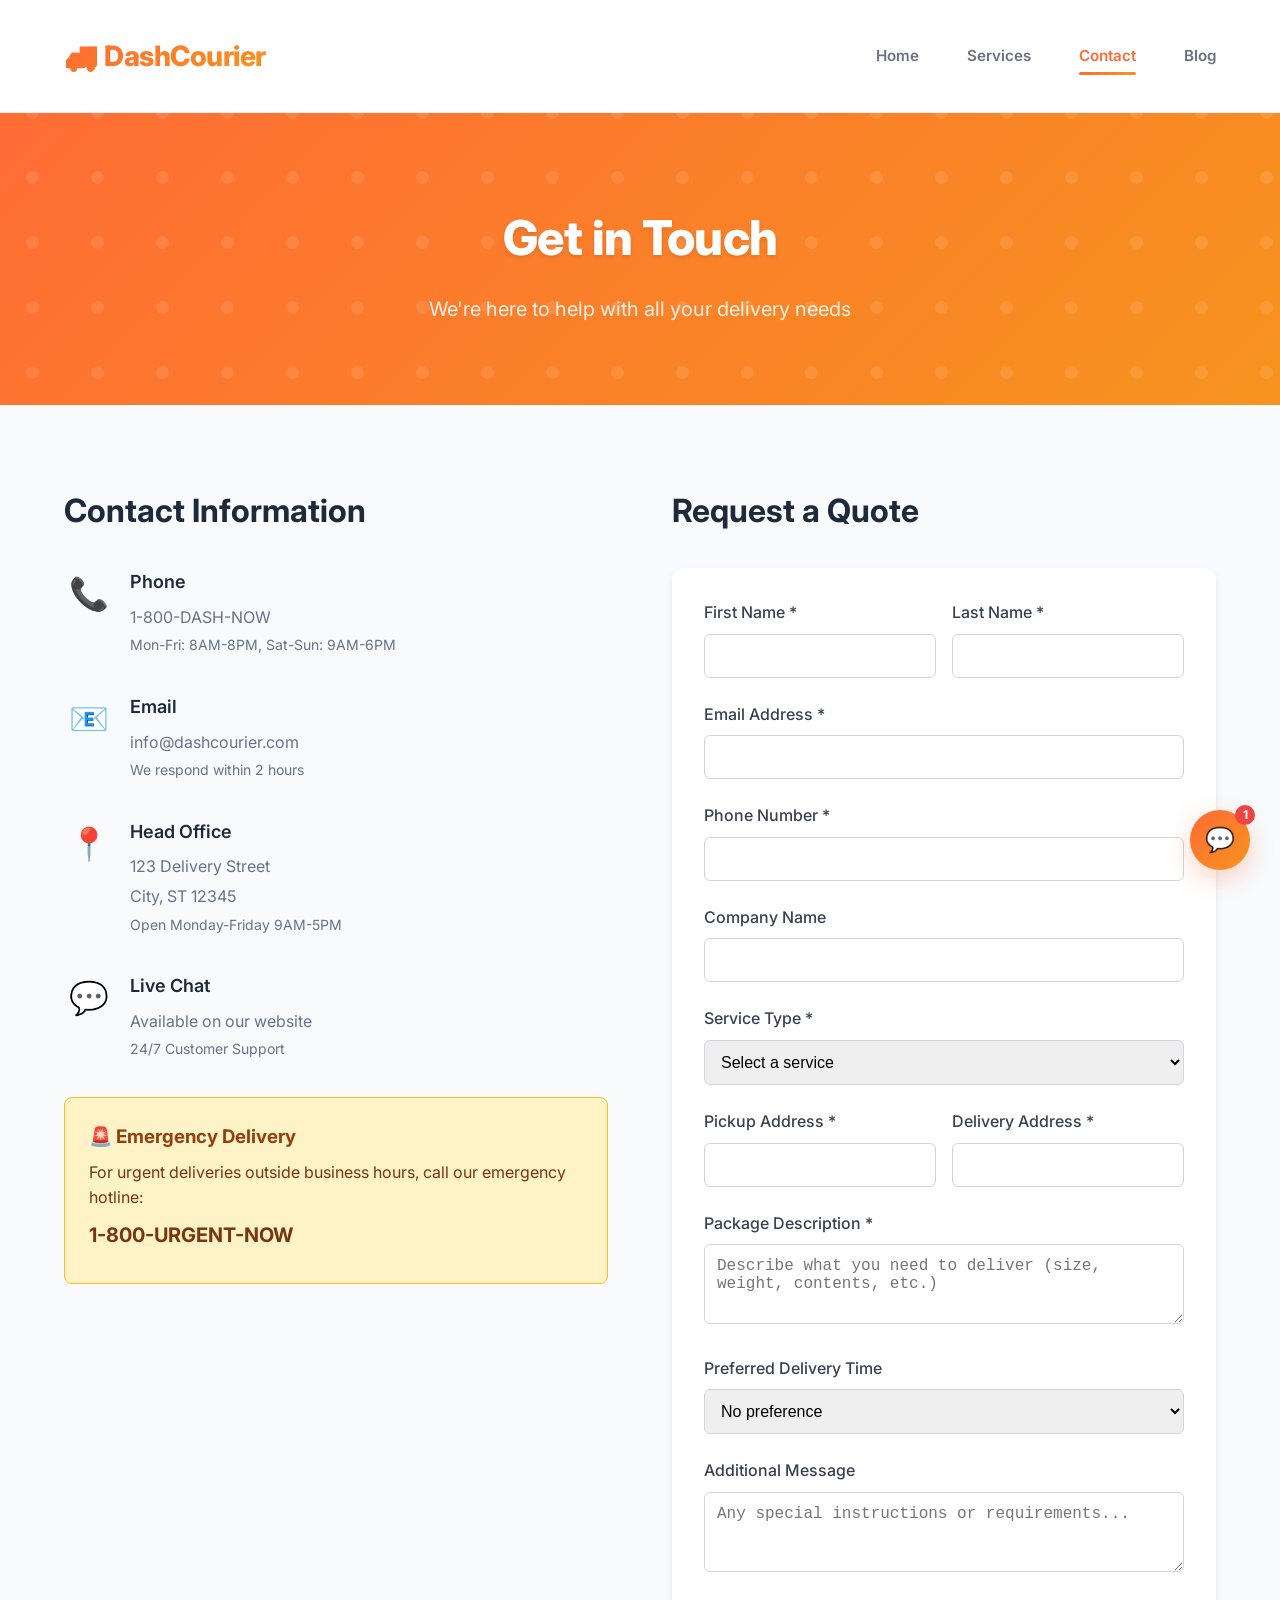
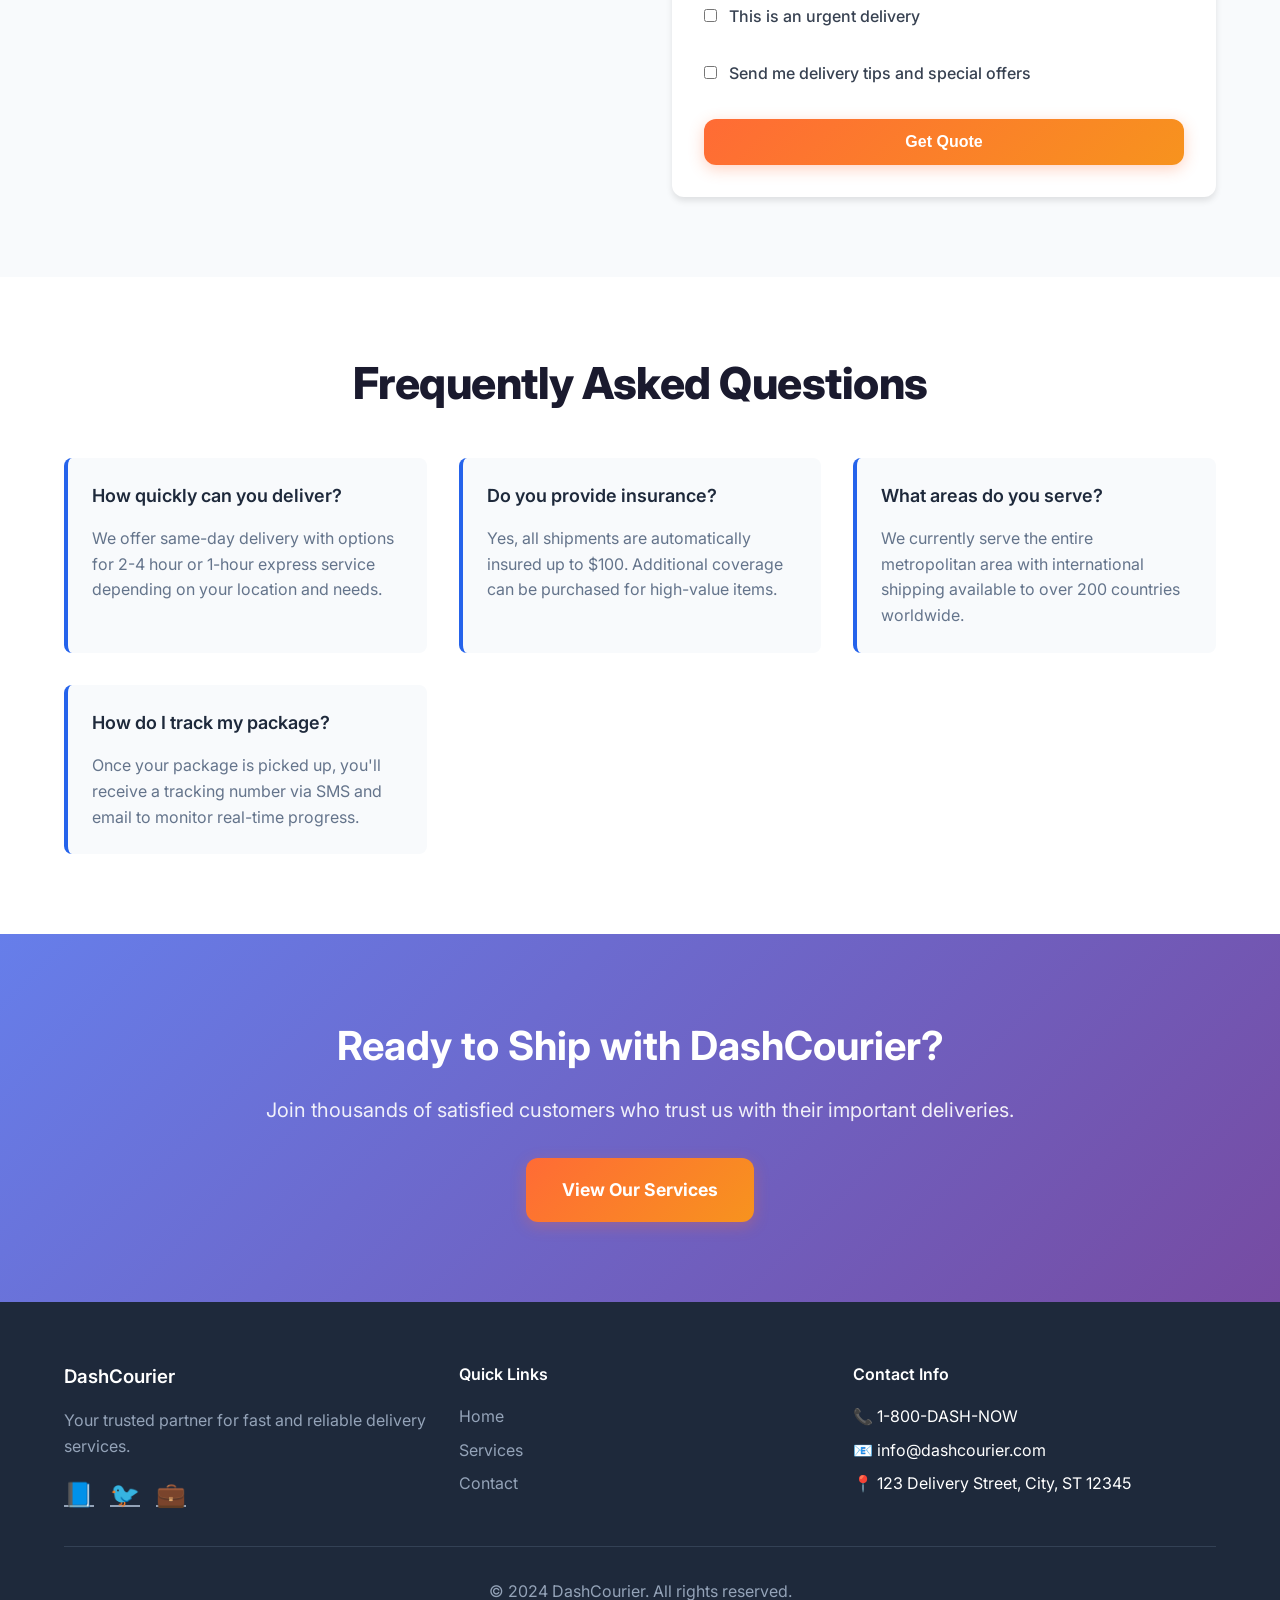
<file: dashcourier/contact.html>
<!DOCTYPE html>
<html lang="en">
<head>
    <meta charset="UTF-8">
    <meta name="viewport" content="width=device-width, initial-scale=1.0">
    <title>Contact - DashCourier</title>
    <link rel="stylesheet" href="styles.css">
    <link rel="preconnect" href="https://fonts.googleapis.com">
    <link rel="preconnect" href="https://fonts.gstatic.com" crossorigin>
    <link href="https://fonts.googleapis.com/css2?family=Inter:wght@300;400;500;600;700&display=swap" rel="stylesheet">
</head>
<body>
    <header class="header">
        <nav class="nav">
            <div class="nav-container">
                <div class="logo">
                    <h1>🚚 DashCourier</h1>
                </div>
                <ul class="nav-menu">
                    <li><a href="index.html" class="nav-link">Home</a></li>
                    <li><a href="services.html" class="nav-link">Services</a></li>
                    <li><a href="contact.html" class="nav-link active">Contact</a></li>
                    <li><a href="blog.html" class="nav-link">Blog</a></li>
                </ul>
                <div class="hamburger">
                    <span></span>
                    <span></span>
                    <span></span>
                </div>
            </div>
        </nav>
    </header>

    <main>
        <section class="page-hero">
            <div class="container">
                <h1>Get in Touch</h1>
                <p>We're here to help with all your delivery needs</p>
            </div>
        </section>

        <section class="contact-section">
            <div class="container">
                <div class="contact-grid">
                    <div class="contact-info">
                        <h2>Contact Information</h2>
                        <div class="contact-methods">
                            <div class="contact-method">
                                <div class="contact-icon">📞</div>
                                <div class="contact-details">
                                    <h3>Phone</h3>
                                    <p>1-800-DASH-NOW</p>
                                    <p class="contact-subtitle">Mon-Fri: 8AM-8PM, Sat-Sun: 9AM-6PM</p>
                                </div>
                            </div>
                            
                            <div class="contact-method">
                                <div class="contact-icon">📧</div>
                                <div class="contact-details">
                                    <h3>Email</h3>
                                    <p>info@dashcourier.com</p>
                                    <p class="contact-subtitle">We respond within 2 hours</p>
                                </div>
                            </div>
                            
                            <div class="contact-method">
                                <div class="contact-icon">📍</div>
                                <div class="contact-details">
                                    <h3>Head Office</h3>
                                    <p>123 Delivery Street</p>
                                    <p>City, ST 12345</p>
                                    <p class="contact-subtitle">Open Monday-Friday 9AM-5PM</p>
                                </div>
                            </div>

                            <div class="contact-method">
                                <div class="contact-icon">💬</div>
                                <div class="contact-details">
                                    <h3>Live Chat</h3>
                                    <p>Available on our website</p>
                                    <p class="contact-subtitle">24/7 Customer Support</p>
                                </div>
                            </div>
                        </div>

                        <div class="emergency-notice">
                            <h3>🚨 Emergency Delivery</h3>
                            <p>For urgent deliveries outside business hours, call our emergency hotline:</p>
                            <p class="emergency-number">1-800-URGENT-NOW</p>
                        </div>
                    </div>

                    <div class="contact-form-section">
                        <h2>Request a Quote</h2>
                        <form class="contact-form" id="quoteForm">
                            <div class="form-row">
                                <div class="form-group">
                                    <label for="firstName">First Name *</label>
                                    <input type="text" id="firstName" name="firstName" required>
                                </div>
                                <div class="form-group">
                                    <label for="lastName">Last Name *</label>
                                    <input type="text" id="lastName" name="lastName" required>
                                </div>
                            </div>

                            <div class="form-group">
                                <label for="email">Email Address *</label>
                                <input type="email" id="email" name="email" required>
                            </div>

                            <div class="form-group">
                                <label for="phone">Phone Number *</label>
                                <input type="tel" id="phone" name="phone" required>
                            </div>

                            <div class="form-group">
                                <label for="company">Company Name</label>
                                <input type="text" id="company" name="company">
                            </div>

                            <div class="form-group">
                                <label for="serviceType">Service Type *</label>
                                <select id="serviceType" name="serviceType" required>
                                    <option value="">Select a service</option>
                                    <option value="same-day">Same-Day Delivery</option>
                                    <option value="standard">Standard Delivery</option>
                                    <option value="express">Express Courier</option>
                                    <option value="business">Business Solutions</option>
                                    <option value="international">International Shipping</option>
                                    <option value="bulk">Bulk Shipping</option>
                                </select>
                            </div>

                            <div class="form-row">
                                <div class="form-group">
                                    <label for="pickupAddress">Pickup Address *</label>
                                    <input type="text" id="pickupAddress" name="pickupAddress" required>
                                </div>
                                <div class="form-group">
                                    <label for="deliveryAddress">Delivery Address *</label>
                                    <input type="text" id="deliveryAddress" name="deliveryAddress" required>
                                </div>
                            </div>

                            <div class="form-group">
                                <label for="packageDescription">Package Description *</label>
                                <textarea id="packageDescription" name="packageDescription" rows="3" required placeholder="Describe what you need to deliver (size, weight, contents, etc.)"></textarea>
                            </div>

                            <div class="form-group">
                                <label for="deliveryTime">Preferred Delivery Time</label>
                                <select id="deliveryTime" name="deliveryTime">
                                    <option value="">No preference</option>
                                    <option value="morning">Morning (8AM-12PM)</option>
                                    <option value="afternoon">Afternoon (12PM-5PM)</option>
                                    <option value="evening">Evening (5PM-8PM)</option>
                                    <option value="asap">ASAP</option>
                                </select>
                            </div>

                            <div class="form-group">
                                <label for="message">Additional Message</label>
                                <textarea id="message" name="message" rows="3" placeholder="Any special instructions or requirements..."></textarea>
                            </div>

                            <div class="form-group checkbox-group">
                                <label class="checkbox-label">
                                    <input type="checkbox" id="urgent" name="urgent">
                                    <span class="checkmark"></span>
                                    This is an urgent delivery
                                </label>
                            </div>

                            <div class="form-group checkbox-group">
                                <label class="checkbox-label">
                                    <input type="checkbox" id="newsletter" name="newsletter">
                                    <span class="checkmark"></span>
                                    Send me delivery tips and special offers
                                </label>
                            </div>

                            <button type="submit" class="btn btn-primary btn-full">Get Quote</button>
                        </form>
                    </div>
                </div>
            </div>
        </section>

        <section class="faq">
            <div class="container">
                <h2 class="section-title">Frequently Asked Questions</h2>
                <div class="faq-grid">
                    <div class="faq-item">
                        <h3>How quickly can you deliver?</h3>
                        <p>We offer same-day delivery with options for 2-4 hour or 1-hour express service depending on your location and needs.</p>
                    </div>
                    <div class="faq-item">
                        <h3>Do you provide insurance?</h3>
                        <p>Yes, all shipments are automatically insured up to $100. Additional coverage can be purchased for high-value items.</p>
                    </div>
                    <div class="faq-item">
                        <h3>What areas do you serve?</h3>
                        <p>We currently serve the entire metropolitan area with international shipping available to over 200 countries worldwide.</p>
                    </div>
                    <div class="faq-item">
                        <h3>How do I track my package?</h3>
                        <p>Once your package is picked up, you'll receive a tracking number via SMS and email to monitor real-time progress.</p>
                    </div>
                </div>
            </div>
        </section>

        <section class="cta">
            <div class="container">
                <div class="cta-content">
                    <h2>Ready to Ship with DashCourier?</h2>
                    <p>Join thousands of satisfied customers who trust us with their important deliveries.</p>
                    <a href="services.html" class="btn btn-primary btn-large">View Our Services</a>
                </div>
            </div>
        </section>
    </main>

    <footer class="footer">
        <div class="container">
            <div class="footer-content">
                <div class="footer-section">
                    <h3>DashCourier</h3>
                    <p>Your trusted partner for fast and reliable delivery services.</p>
                    <div class="social-links">
                        <a href="#" aria-label="Facebook">📘</a>
                        <a href="#" aria-label="Twitter">🐦</a>
                        <a href="#" aria-label="LinkedIn">💼</a>
                    </div>
                </div>
                <div class="footer-section">
                    <h4>Quick Links</h4>
                    <ul>
                        <li><a href="index.html">Home</a></li>
                        <li><a href="services.html">Services</a></li>
                        <li><a href="contact.html">Contact</a></li>
                    </ul>
                </div>
                <div class="footer-section">
                    <h4>Contact Info</h4>
                    <ul>
                        <li>📞 1-800-DASH-NOW</li>
                        <li>📧 info@dashcourier.com</li>
                        <li>📍 123 Delivery Street, City, ST 12345</li>
                    </ul>
                </div>
            </div>
            <div class="footer-bottom">
                <p>&copy; 2024 DashCourier. All rights reserved.</p>
            </div>
        </div>
    </footer>

    <!-- Chat Support Widget -->
    <div class="chat-widget" id="chatWidget">
        <div class="chat-button" id="chatButton">
            <div class="chat-icon">💬</div>
            <div class="chat-badge" id="chatBadge">1</div>
        </div>
        
        <div class="chat-container" id="chatContainer">
            <div class="chat-header">
                <div class="chat-header-content">
                    <div class="chat-avatar">
                        <div class="avatar-icon">🚚</div>
                    </div>
                    <div class="chat-info">
                        <h3>DashCourier Support</h3>
                        <p class="chat-status">Online • Typically replies instantly</p>
                    </div>
                </div>
                <button class="chat-close" id="chatClose">×</button>
            </div>
            
            <div class="chat-messages" id="chatMessages">
                <div class="message bot-message">
                    <div class="message-avatar">🚚</div>
                    <div class="message-content">
                        <p>Hi there! 👋 Welcome to DashCourier Support. How can I help you today?</p>
                        <div class="message-time">Just now</div>
                    </div>
                </div>
                
                <div class="quick-replies">
                    <button class="quick-reply" data-message="Track my package">📦 Track my package</button>
                    <button class="quick-reply" data-message="Get a quote">💰 Get a quote</button>
                    <button class="quick-reply" data-message="Delivery times">⏰ Delivery times</button>
                    <button class="quick-reply" data-message="Business services">🏢 Business services</button>
                </div>
            </div>
            
            <div class="chat-input-container">
                <div class="chat-input-wrapper">
                    <input type="text" id="chatInput" placeholder="Type your message..." maxlength="500">
                    <button class="chat-send" id="chatSend" disabled>
                        <svg width="20" height="20" viewBox="0 0 24 24" fill="none" stroke="currentColor" stroke-width="2">
                            <path d="M22 2L11 13M22 2L15 22L11 13L2 9L22 2Z"/>
                        </svg>
                    </button>
                </div>
                <div class="chat-footer">
                    <span class="powered-by">Powered by DashCourier AI</span>
                </div>
            </div>
        </div>
    </div>

    <script src="script.js"></script>
</body>
</html>
</file>
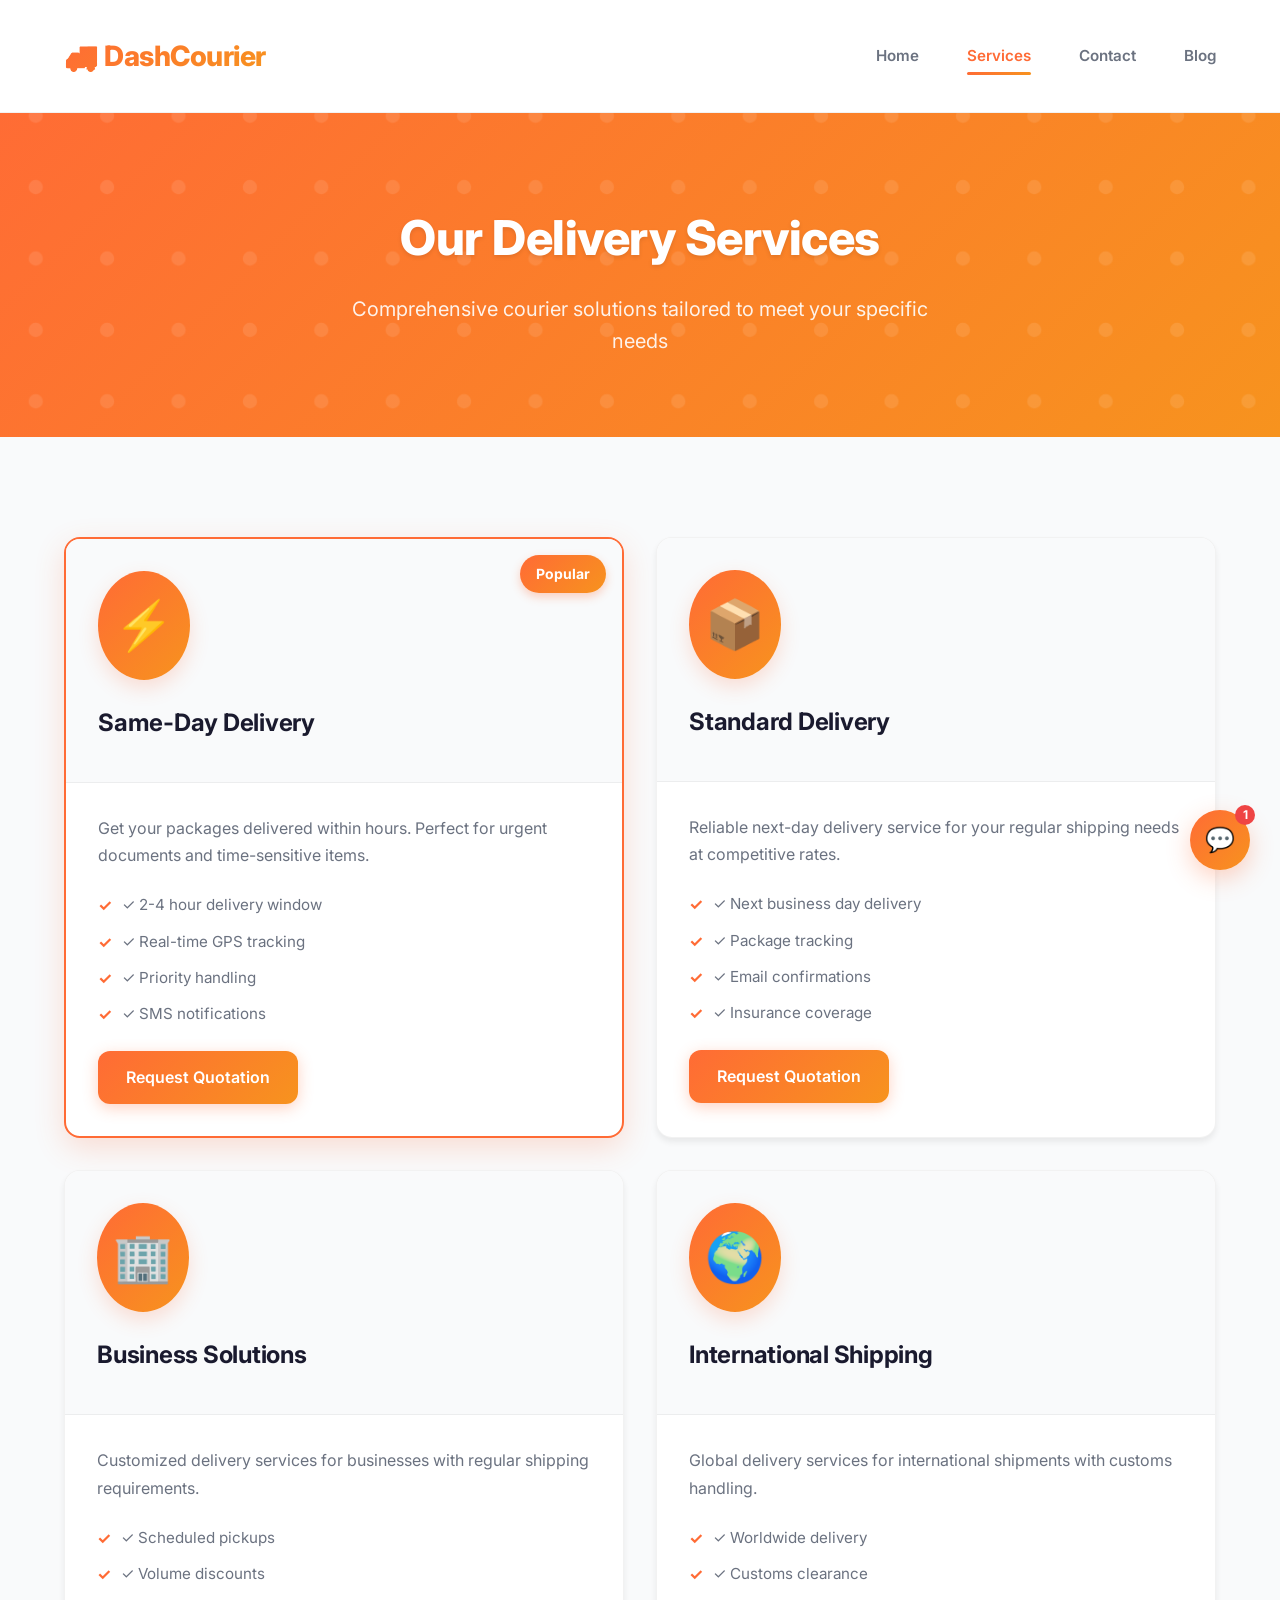
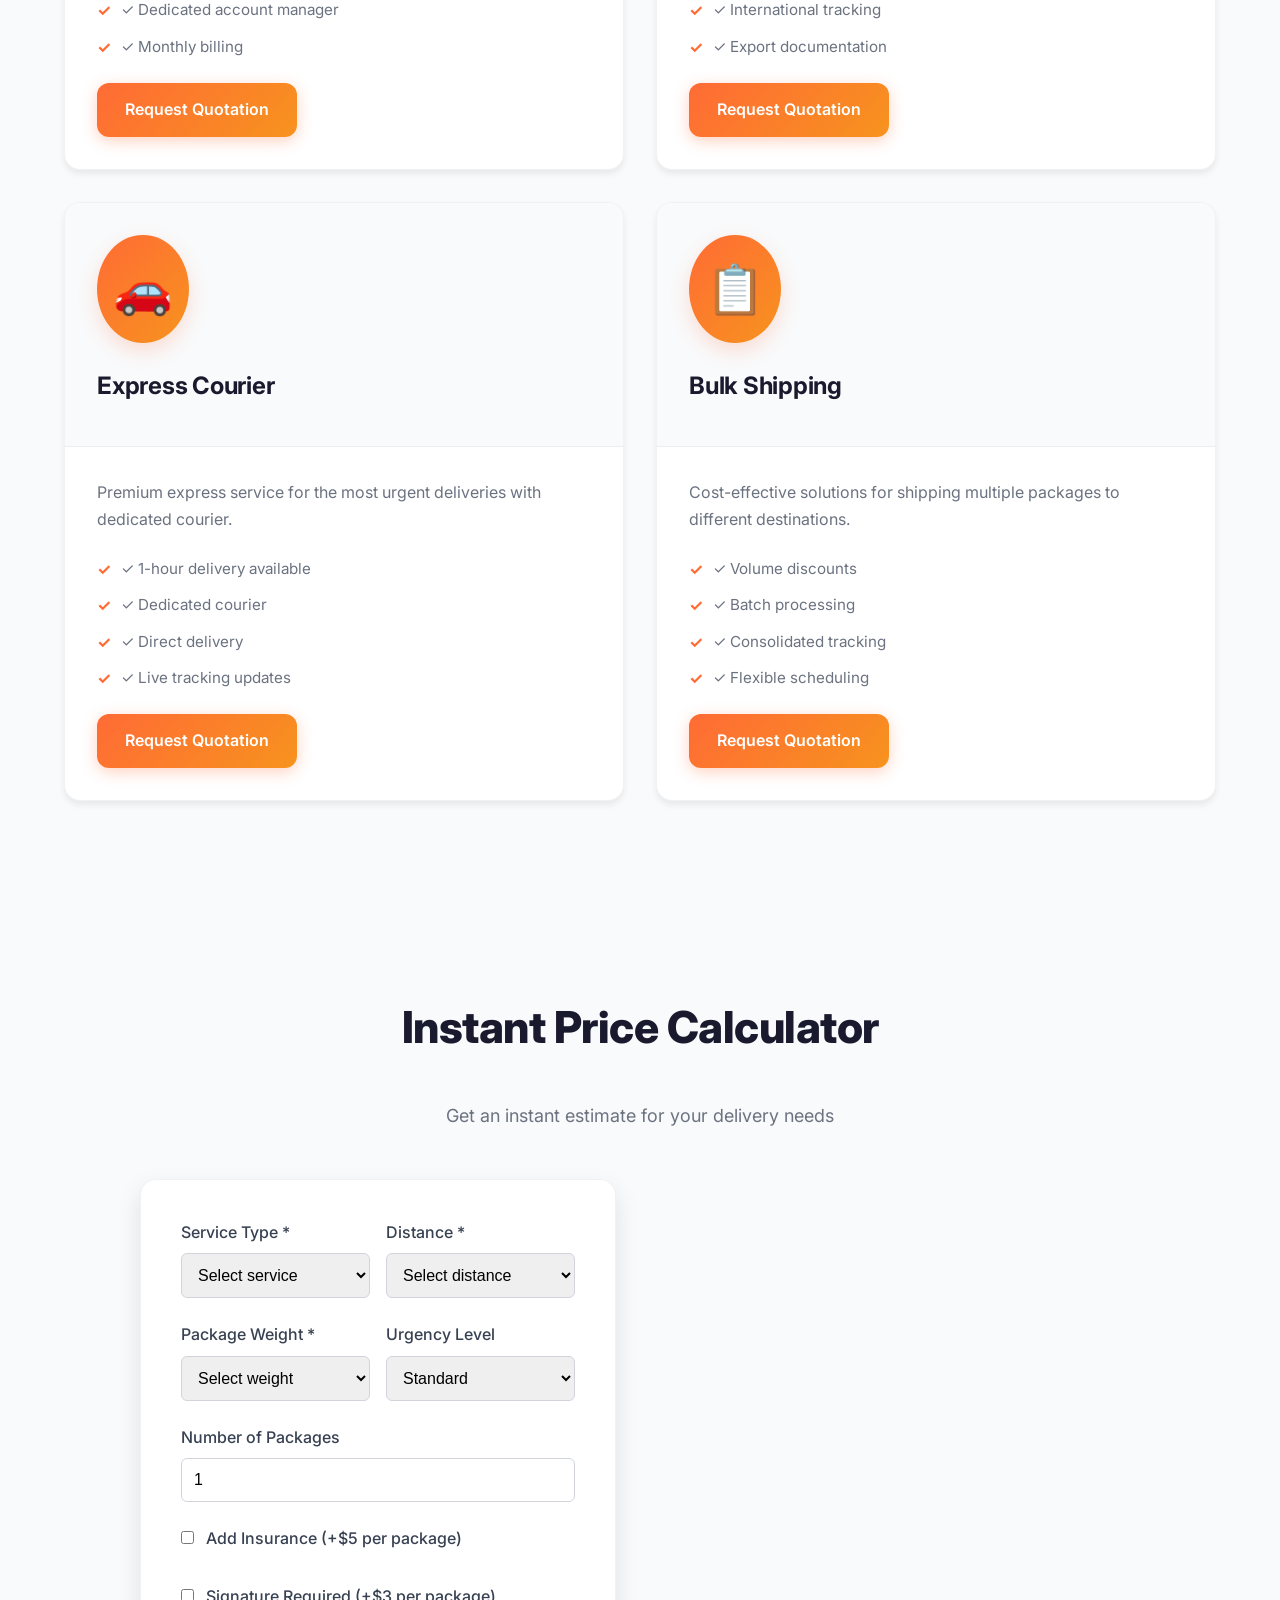
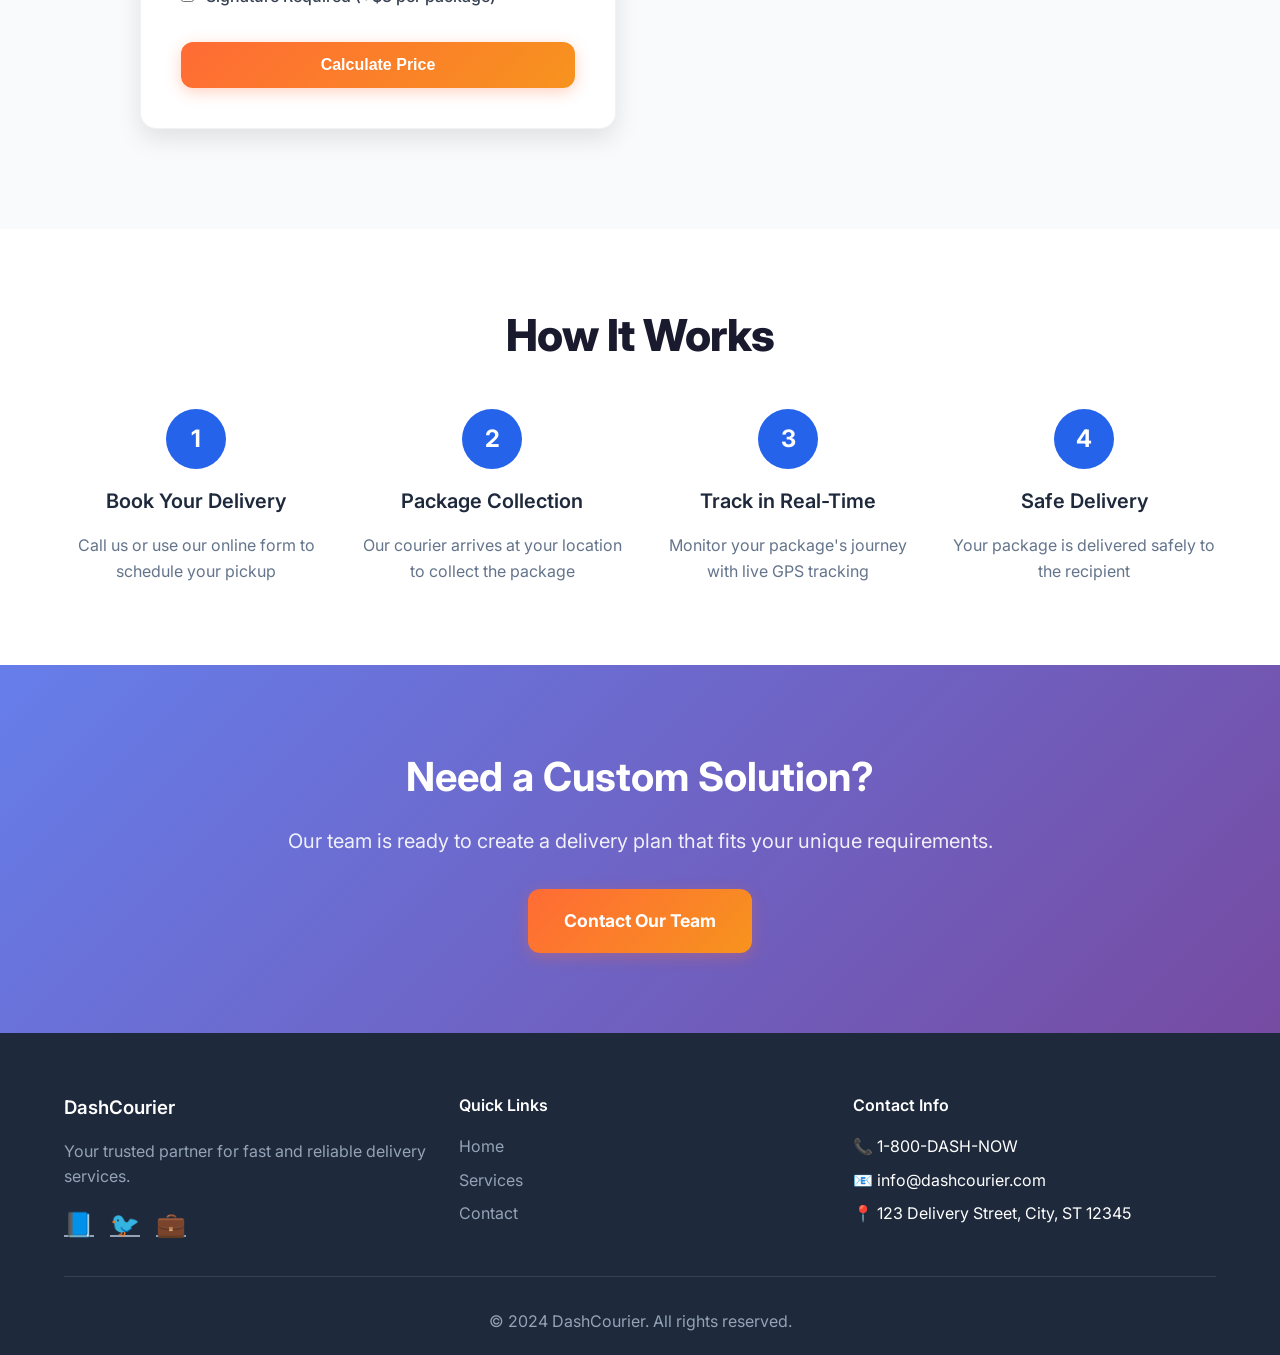
<file: dashcourier/services.html>
<!DOCTYPE html>
<html lang="en">
<head>
    <meta charset="UTF-8">
    <meta name="viewport" content="width=device-width, initial-scale=1.0">
    <title>Services - DashCourier</title>
    <link rel="stylesheet" href="styles.css">
    <link rel="preconnect" href="https://fonts.googleapis.com">
    <link rel="preconnect" href="https://fonts.gstatic.com" crossorigin>
    <link href="https://fonts.googleapis.com/css2?family=Inter:wght@300;400;500;600;700&display=swap" rel="stylesheet">
</head>
<body>
    <header class="header">
        <nav class="nav">
            <div class="nav-container">
                <div class="logo">
                    <h1>🚚 DashCourier</h1>
                </div>
                <ul class="nav-menu">
                    <li><a href="index.html" class="nav-link">Home</a></li>
                    <li><a href="services.html" class="nav-link active">Services</a></li>
                    <li><a href="contact.html" class="nav-link">Contact</a></li>
                    <li><a href="blog.html" class="nav-link">Blog</a></li>
                </ul>
                <div class="hamburger">
                    <span></span>
                    <span></span>
                    <span></span>
                </div>
            </div>
        </nav>
    </header>

    <main>
        <section class="page-hero">
            <div class="container">
                <h1>Our Delivery Services</h1>
                <p>Comprehensive courier solutions tailored to meet your specific needs</p>
            </div>
        </section>

        <section class="services">
            <div class="container">
                <div class="services-grid">
                    <div class="service-card featured">
                        <div class="service-header">
                            <div class="service-icon">⚡</div>
                            <h3>Same-Day Delivery</h3>
                            <span class="service-badge">Popular</span>
                        </div>
                        <div class="service-content">
                            <p>Get your packages delivered within hours. Perfect for urgent documents and time-sensitive items.</p>
                            <ul class="service-features">
                                <li>✓ 2-4 hour delivery window</li>
                                <li>✓ Real-time GPS tracking</li>
                                <li>✓ Priority handling</li>
                                <li>✓ SMS notifications</li>
                            </ul>
                            <a href="contact.html" class="btn btn-primary">Request Quotation</a>
                        </div>
                    </div>

                    <div class="service-card">
                        <div class="service-header">
                            <div class="service-icon">📦</div>
                            <h3>Standard Delivery</h3>
                        </div>
                        <div class="service-content">
                            <p>Reliable next-day delivery service for your regular shipping needs at competitive rates.</p>
                            <ul class="service-features">
                                <li>✓ Next business day delivery</li>
                                <li>✓ Package tracking</li>
                                <li>✓ Email confirmations</li>
                                <li>✓ Insurance coverage</li>
                            </ul>
                            <a href="contact.html" class="btn btn-primary">Request Quotation</a>
                        </div>
                    </div>

                    <div class="service-card">
                        <div class="service-header">
                            <div class="service-icon">🏢</div>
                            <h3>Business Solutions</h3>
                        </div>
                        <div class="service-content">
                            <p>Customized delivery services for businesses with regular shipping requirements.</p>
                            <ul class="service-features">
                                <li>✓ Scheduled pickups</li>
                                <li>✓ Volume discounts</li>
                                <li>✓ Dedicated account manager</li>
                                <li>✓ Monthly billing</li>
                            </ul>
                            <a href="contact.html" class="btn btn-primary">Request Quotation</a>
                        </div>
                    </div>

                    <div class="service-card">
                        <div class="service-header">
                            <div class="service-icon">🌍</div>
                            <h3>International Shipping</h3>
                        </div>
                        <div class="service-content">
                            <p>Global delivery services for international shipments with customs handling.</p>
                            <ul class="service-features">
                                <li>✓ Worldwide delivery</li>
                                <li>✓ Customs clearance</li>
                                <li>✓ International tracking</li>
                                <li>✓ Export documentation</li>
                            </ul>
                            <a href="contact.html" class="btn btn-primary">Request Quotation</a>
                        </div>
                    </div>

                    <div class="service-card">
                        <div class="service-header">
                            <div class="service-icon">🚗</div>
                            <h3>Express Courier</h3>
                        </div>
                        <div class="service-content">
                            <p>Premium express service for the most urgent deliveries with dedicated courier.</p>
                            <ul class="service-features">
                                <li>✓ 1-hour delivery available</li>
                                <li>✓ Dedicated courier</li>
                                <li>✓ Direct delivery</li>
                                <li>✓ Live tracking updates</li>
                            </ul>
                            <a href="contact.html" class="btn btn-primary">Request Quotation</a>
                        </div>
                    </div>

                    <div class="service-card">
                        <div class="service-header">
                            <div class="service-icon">📋</div>
                            <h3>Bulk Shipping</h3>
                        </div>
                        <div class="service-content">
                            <p>Cost-effective solutions for shipping multiple packages to different destinations.</p>
                            <ul class="service-features">
                                <li>✓ Volume discounts</li>
                                <li>✓ Batch processing</li>
                                <li>✓ Consolidated tracking</li>
                                <li>✓ Flexible scheduling</li>
                            </ul>
                            <a href="contact.html" class="btn btn-primary">Request Quotation</a>
                        </div>
                    </div>
                </div>
            </div>
        </section>

        <section class="pricing-calculator">
            <div class="container">
                <h2 class="section-title">Instant Price Calculator</h2>
                <p class="section-subtitle">Get an instant estimate for your delivery needs</p>
                
                <div class="calculator-container">
                    <div class="calculator-form">
                        <form id="priceCalculator">
                            <div class="form-row">
                                <div class="form-group">
                                    <label for="calcService">Service Type *</label>
                                    <select id="calcService" required>
                                        <option value="">Select service</option>
                                        <option value="same-day">Same-Day Delivery</option>
                                        <option value="standard">Standard Delivery</option>
                                        <option value="express">Express Courier</option>
                                        <option value="international">International Shipping</option>
                                        <option value="bulk">Bulk Shipping</option>
                                    </select>
                                </div>
                                <div class="form-group">
                                    <label for="calcDistance">Distance *</label>
                                    <select id="calcDistance" required>
                                        <option value="">Select distance</option>
                                        <option value="local">Local (0-10 miles)</option>
                                        <option value="regional">Regional (10-50 miles)</option>
                                        <option value="long">Long Distance (50-200 miles)</option>
                                        <option value="national">National (200+ miles)</option>
                                    </select>
                                </div>
                            </div>
                            
                            <div class="form-row">
                                <div class="form-group">
                                    <label for="calcWeight">Package Weight *</label>
                                    <select id="calcWeight" required>
                                        <option value="">Select weight</option>
                                        <option value="light">Light (0-5 lbs)</option>
                                        <option value="medium">Medium (5-25 lbs)</option>
                                        <option value="heavy">Heavy (25-100 lbs)</option>
                                        <option value="extra-heavy">Extra Heavy (100+ lbs)</option>
                                    </select>
                                </div>
                                <div class="form-group">
                                    <label for="calcUrgency">Urgency Level</label>
                                    <select id="calcUrgency">
                                        <option value="standard">Standard</option>
                                        <option value="priority">Priority (+25%)</option>
                                        <option value="urgent">Urgent (+50%)</option>
                                    </select>
                                </div>
                            </div>
                            
                            <div class="form-group">
                                <label for="calcPackages">Number of Packages</label>
                                <input type="number" id="calcPackages" min="1" max="100" value="1">
                            </div>
                            
                            <div class="form-group checkbox-group">
                                <label class="checkbox-label">
                                    <input type="checkbox" id="calcInsurance">
                                    <span class="checkmark"></span>
                                    Add Insurance (+$5 per package)
                                </label>
                            </div>
                            
                            <div class="form-group checkbox-group">
                                <label class="checkbox-label">
                                    <input type="checkbox" id="calcSignature">
                                    <span class="checkmark"></span>
                                    Signature Required (+$3 per package)
                                </label>
                            </div>
                            
                            <button type="submit" class="btn btn-primary btn-full">Calculate Price</button>
                        </form>
                    </div>
                    
                    <div class="calculator-result" id="calculatorResult" style="display: none;">
                        <div class="result-header">
                            <h3>Your Price Estimate</h3>
                            <div class="price-display">
                                <span class="price-amount" id="totalPrice">$0.00</span>
                                <span class="price-label">Total Price</span>
                            </div>
                        </div>
                        
                        <div class="price-breakdown">
                            <h4>Price Breakdown</h4>
                            <div class="breakdown-item">
                                <span>Base Price:</span>
                                <span id="basePrice">$0.00</span>
                            </div>
                            <div class="breakdown-item">
                                <span>Urgency Surcharge:</span>
                                <span id="urgencyPrice">$0.00</span>
                            </div>
                            <div class="breakdown-item">
                                <span>Additional Services:</span>
                                <span id="additionalPrice">$0.00</span>
                            </div>
                            <div class="breakdown-item">
                                <span>Package Multiplier:</span>
                                <span id="packageMultiplier">x1</span>
                            </div>
                            <div class="breakdown-total">
                                <span>Total:</span>
                                <span id="breakdownTotal">$0.00</span>
                            </div>
                        </div>
                        
                        <div class="result-actions">
                            <a href="contact.html" class="btn btn-primary">Book This Delivery</a>
                            <button class="btn btn-secondary" onclick="resetCalculator()">Calculate Another</button>
                        </div>
                        
                        <div class="price-disclaimer">
                            <p>*This is an estimate only. Final price may vary based on exact requirements.</p>
                            <p>*Valid for 24 hours. Prices subject to change without notice.</p>
                        </div>
                    </div>
                </div>
            </div>
        </section>

        <section class="process">
            <div class="container">
                <h2 class="section-title">How It Works</h2>
                <div class="process-steps">
                    <div class="step">
                        <div class="step-number">1</div>
                        <h3>Book Your Delivery</h3>
                        <p>Call us or use our online form to schedule your pickup</p>
                    </div>
                    <div class="step">
                        <div class="step-number">2</div>
                        <h3>Package Collection</h3>
                        <p>Our courier arrives at your location to collect the package</p>
                    </div>
                    <div class="step">
                        <div class="step-number">3</div>
                        <h3>Track in Real-Time</h3>
                        <p>Monitor your package's journey with live GPS tracking</p>
                    </div>
                    <div class="step">
                        <div class="step-number">4</div>
                        <h3>Safe Delivery</h3>
                        <p>Your package is delivered safely to the recipient</p>
                    </div>
                </div>
            </div>
        </section>

        <section class="cta">
            <div class="container">
                <div class="cta-content">
                    <h2>Need a Custom Solution?</h2>
                    <p>Our team is ready to create a delivery plan that fits your unique requirements.</p>
                    <a href="contact.html" class="btn btn-primary btn-large">Contact Our Team</a>
                </div>
            </div>
        </section>
    </main>

    <footer class="footer">
        <div class="container">
            <div class="footer-content">
                <div class="footer-section">
                    <h3>DashCourier</h3>
                    <p>Your trusted partner for fast and reliable delivery services.</p>
                    <div class="social-links">
                        <a href="#" aria-label="Facebook">📘</a>
                        <a href="#" aria-label="Twitter">🐦</a>
                        <a href="#" aria-label="LinkedIn">💼</a>
                    </div>
                </div>
                <div class="footer-section">
                    <h4>Quick Links</h4>
                    <ul>
                        <li><a href="index.html">Home</a></li>
                        <li><a href="services.html">Services</a></li>
                        <li><a href="contact.html">Contact</a></li>
                    </ul>
                </div>
                <div class="footer-section">
                    <h4>Contact Info</h4>
                    <ul>
                        <li>📞 1-800-DASH-NOW</li>
                        <li>📧 info@dashcourier.com</li>
                        <li>📍 123 Delivery Street, City, ST 12345</li>
                    </ul>
                </div>
            </div>
            <div class="footer-bottom">
                <p>&copy; 2024 DashCourier. All rights reserved.</p>
            </div>
        </div>
    </footer>

    <!-- Chat Support Widget -->
    <div class="chat-widget" id="chatWidget">
        <div class="chat-button" id="chatButton">
            <div class="chat-icon">💬</div>
            <div class="chat-badge" id="chatBadge">1</div>
        </div>
        
        <div class="chat-container" id="chatContainer">
            <div class="chat-header">
                <div class="chat-header-content">
                    <div class="chat-avatar">
                        <div class="avatar-icon">🚚</div>
                    </div>
                    <div class="chat-info">
                        <h3>DashCourier Support</h3>
                        <p class="chat-status">Online • Typically replies instantly</p>
                    </div>
                </div>
                <button class="chat-close" id="chatClose">×</button>
            </div>
            
            <div class="chat-messages" id="chatMessages">
                <div class="message bot-message">
                    <div class="message-avatar">🚚</div>
                    <div class="message-content">
                        <p>Hi there! 👋 Welcome to DashCourier Support. How can I help you today?</p>
                        <div class="message-time">Just now</div>
                    </div>
                </div>
                
                <div class="quick-replies">
                    <button class="quick-reply" data-message="Track my package">📦 Track my package</button>
                    <button class="quick-reply" data-message="Get a quote">💰 Get a quote</button>
                    <button class="quick-reply" data-message="Delivery times">⏰ Delivery times</button>
                    <button class="quick-reply" data-message="Business services">🏢 Business services</button>
                </div>
            </div>
            
            <div class="chat-input-container">
                <div class="chat-input-wrapper">
                    <input type="text" id="chatInput" placeholder="Type your message..." maxlength="500">
                    <button class="chat-send" id="chatSend" disabled>
                        <svg width="20" height="20" viewBox="0 0 24 24" fill="none" stroke="currentColor" stroke-width="2">
                            <path d="M22 2L11 13M22 2L15 22L11 13L2 9L22 2Z"/>
                        </svg>
                    </button>
                </div>
                <div class="chat-footer">
                    <span class="powered-by">Powered by DashCourier AI</span>
                </div>
            </div>
        </div>
    </div>

    <script src="script.js"></script>
</body>
</html>
</file>
<file: dashcourier/styles.css>
/* Reset and Base Styles */
* {
    margin: 0;
    padding: 0;
    box-sizing: border-box;
}

:root {
    --primary-color: #FF6B35;
    --primary-dark: #E55A2B;
    --secondary-color: #004E89;
    --accent-color: #00A8CC;
    --text-dark: #1A1A2E;
    --text-light: #6B7280;
    --bg-light: #F9FAFB;
    --bg-white: #FFFFFF;
    --shadow-sm: 0 2px 4px rgba(0, 0, 0, 0.05);
    --shadow-md: 0 4px 6px rgba(0, 0, 0, 0.07);
    --shadow-lg: 0 10px 25px rgba(0, 0, 0, 0.1);
    --shadow-xl: 0 20px 40px rgba(0, 0, 0, 0.15);
    --gradient-primary: linear-gradient(135deg, #FF6B35 0%, #F7931E 100%);
    --gradient-secondary: linear-gradient(135deg, #004E89 0%, #00A8CC 100%);
    --gradient-hero: linear-gradient(135deg, #667eea 0%, #764ba2 50%, #FF6B35 100%);
    --border-radius: 12px;
    --border-radius-lg: 16px;
    --transition: all 0.3s cubic-bezier(0.4, 0, 0.2, 1);
}

body {
    font-family: 'Inter', -apple-system, BlinkMacSystemFont, 'Segoe UI', Roboto, sans-serif;
    line-height: 1.6;
    color: var(--text-dark);
    background-color: var(--bg-white);
    font-weight: 400;
    overflow-x: hidden;
}

.container {
    max-width: 1200px;
    margin: 0 auto;
    padding: 0 24px;
}

/* Header and Navigation */
.header {
    background: rgba(255, 255, 255, 0.95);
    backdrop-filter: blur(20px);
    border-bottom: 1px solid rgba(0, 0, 0, 0.05);
    position: fixed;
    top: 0;
    width: 100%;
    z-index: 1000;
    transition: var(--transition);
}

.nav {
    padding: 1rem 0;
}

.nav-container {
    max-width: 1200px;
    margin: 0 auto;
    padding: 0 24px;
    display: flex;
    justify-content: space-between;
    align-items: center;
    height: 80px;
}

.logo h1 {
    font-size: 1.75rem;
    font-weight: 800;
    background: var(--gradient-primary);
    -webkit-background-clip: text;
    -webkit-text-fill-color: transparent;
    background-clip: text;
    letter-spacing: -0.5px;
}

.nav-menu {
    display: flex;
    list-style: none;
    gap: 3rem;
    align-items: center;
}

.nav-link {
    text-decoration: none;
    color: var(--text-light);
    font-weight: 600;
    font-size: 0.95rem;
    transition: var(--transition);
    position: relative;
    padding: 8px 0;
}

.nav-link:hover,
.nav-link.active {
    color: var(--primary-color);
}

.nav-link.active::after {
    content: '';
    position: absolute;
    bottom: -2px;
    left: 0;
    width: 100%;
    height: 3px;
    background: var(--gradient-primary);
    border-radius: 2px;
}

.hamburger {
    display: none;
    flex-direction: column;
    cursor: pointer;
}

.hamburger span {
    width: 25px;
    height: 3px;
    background: #333;
    margin: 3px 0;
    transition: 0.3s;
}

/* Hero Section */
.hero {
    background: var(--gradient-hero);
    color: white;
    padding: 140px 0 100px;
    margin-top: 80px;
    position: relative;
    overflow: hidden;
}

.hero::before {
    content: '';
    position: absolute;
    top: 0;
    left: 0;
    right: 0;
    bottom: 0;
    background: url('data:image/svg+xml,<svg xmlns="http://www.w3.org/2000/svg" viewBox="0 0 100 100"><defs><pattern id="grid" width="10" height="10" patternUnits="userSpaceOnUse"><path d="M 10 0 L 0 0 0 10" fill="none" stroke="rgba(255,255,255,0.05)" stroke-width="1"/></pattern></defs><rect width="100" height="100" fill="url(%23grid)"/></svg>');
    pointer-events: none;
}

.hero-container {
    max-width: 1200px;
    margin: 0 auto;
    padding: 0 24px;
    display: grid;
    grid-template-columns: 1fr 1fr;
    gap: 4rem;
    align-items: center;
    position: relative;
    z-index: 2;
}

.hero-title {
    font-size: 3.5rem;
    font-weight: 800;
    margin-bottom: 1.5rem;
    line-height: 1.1;
    letter-spacing: -1px;
    text-shadow: 0 2px 4px rgba(0, 0, 0, 0.1);
}

.hero-subtitle {
    font-size: 1.25rem;
    margin-bottom: 2.5rem;
    opacity: 0.9;
    line-height: 1.7;
    font-weight: 400;
}

.hero-buttons {
    display: flex;
    gap: 1rem;
    flex-wrap: wrap;
    align-items: center;
}

.hero-image {
    display: flex;
    justify-content: center;
    align-items: center;
}

.delivery-illustration {
    position: relative;
    width: 300px;
    height: 300px;
}

.truck {
    font-size: 4rem;
    position: absolute;
    top: 50%;
    left: 50%;
    transform: translate(-50%, -50%);
    animation: drive 3s ease-in-out infinite;
}

.package {
    font-size: 2rem;
    position: absolute;
    top: 20%;
    right: 20%;
    animation: float 2s ease-in-out infinite;
}

.clock {
    font-size: 2rem;
    position: absolute;
    bottom: 20%;
    left: 20%;
    animation: pulse 2s ease-in-out infinite;
}

@keyframes drive {
    0%, 100% { transform: translate(-50%, -50%) translateX(0); }
    50% { transform: translate(-50%, -50%) translateX(20px); }
}

@keyframes float {
    0%, 100% { transform: translateY(0); }
    50% { transform: translateY(-10px); }
}

@keyframes pulse {
    0%, 100% { transform: scale(1); }
    50% { transform: scale(1.1); }
}

/* Buttons */
.btn {
    display: inline-flex;
    align-items: center;
    justify-content: center;
    padding: 14px 28px;
    text-decoration: none;
    font-weight: 600;
    border-radius: var(--border-radius);
    transition: var(--transition);
    cursor: pointer;
    border: none;
    font-size: 1rem;
    position: relative;
    overflow: hidden;
}

.btn-primary {
    background: var(--gradient-primary);
    color: white;
    box-shadow: 0 4px 15px rgba(255, 107, 53, 0.3);
}

.btn-primary:hover {
    transform: translateY(-2px);
    box-shadow: 0 8px 25px rgba(255, 107, 53, 0.4);
}

.btn-secondary {
    background: rgba(255, 255, 255, 0.1);
    color: white;
    border: 2px solid rgba(255, 255, 255, 0.3);
    backdrop-filter: blur(10px);
}

.btn-secondary:hover {
    background: rgba(255, 255, 255, 0.2);
    border-color: rgba(255, 255, 255, 0.5);
    transform: translateY(-2px);
}

.btn-large {
    padding: 18px 36px;
    font-size: 1.1rem;
    font-weight: 700;
}

.btn-full {
    width: 100%;
    justify-content: center;
}

/* Tracking Section */
.tracking {
    padding: 80px 0;
    background: var(--bg-light);
    position: relative;
}

.tracking-container {
    display: grid;
    grid-template-columns: 2fr 1fr;
    gap: 3rem;
    align-items: start;
}

.tracking-content {
    background: var(--bg-white);
    padding: 2.5rem;
    border-radius: var(--border-radius-lg);
    box-shadow: var(--shadow-lg);
    border: 1px solid rgba(0, 0, 0, 0.05);
}

.tracking-content h2 {
    font-size: 2rem;
    font-weight: 700;
    margin-bottom: 1rem;
    color: var(--text-dark);
    letter-spacing: -0.5px;
}

.tracking-content p {
    color: var(--text-light);
    margin-bottom: 2rem;
    font-size: 1.1rem;
    line-height: 1.6;
}

.tracking-form {
    margin-bottom: 2rem;
}

.tracking-input-group {
    display: flex;
    gap: 1rem;
    align-items: stretch;
}

.tracking-input-group input {
    flex: 1;
    padding: 1rem 1.5rem;
    border: 2px solid #e5e7eb;
    border-radius: var(--border-radius);
    font-size: 1rem;
    transition: var(--transition);
    background: var(--bg-white);
}

.tracking-input-group input:focus {
    outline: none;
    border-color: var(--primary-color);
    box-shadow: 0 0 0 3px rgba(255, 107, 53, 0.1);
}

.tracking-input-group button {
    padding: 1rem 2rem;
    white-space: nowrap;
}

.tracking-result {
    animation: slideIn 0.5s ease;
}

.status-header {
    display: flex;
    justify-content: space-between;
    align-items: center;
    margin-bottom: 2rem;
    padding-bottom: 1rem;
    border-bottom: 2px solid var(--bg-light);
}

.status-header h3 {
    font-size: 1.5rem;
    font-weight: 700;
    color: var(--text-dark);
}

.tracking-id {
    font-family: 'Courier New', monospace;
    font-weight: 600;
    color: var(--primary-color);
    background: rgba(255, 107, 53, 0.1);
    padding: 0.5rem 1rem;
    border-radius: 20px;
    font-size: 0.9rem;
}

.status-timeline {
    position: relative;
    margin-bottom: 2rem;
}

.status-timeline::before {
    content: '';
    position: absolute;
    left: 20px;
    top: 0;
    bottom: 0;
    width: 2px;
    background: #e5e7eb;
}

.timeline-item {
    display: flex;
    align-items: flex-start;
    margin-bottom: 2rem;
    position: relative;
}

.timeline-item:last-child {
    margin-bottom: 0;
}

.timeline-dot {
    width: 40px;
    height: 40px;
    border-radius: 50%;
    background: #e5e7eb;
    border: 3px solid var(--bg-white);
    margin-right: 1rem;
    position: relative;
    z-index: 2;
    transition: var(--transition);
}

.timeline-item.completed .timeline-dot {
    background: var(--primary-color);
    box-shadow: 0 0 0 4px rgba(255, 107, 53, 0.1);
}

.timeline-item.active .timeline-dot {
    background: var(--accent-color);
    box-shadow: 0 0 0 4px rgba(0, 168, 204, 0.1);
    animation: pulse 2s infinite;
}

.timeline-content h4 {
    font-size: 1.1rem;
    font-weight: 600;
    color: var(--text-dark);
    margin-bottom: 0.25rem;
}

.timeline-time {
    color: var(--text-light);
    font-size: 0.9rem;
    margin: 0;
}

.tracking-details {
    background: var(--bg-light);
    padding: 1.5rem;
    border-radius: var(--border-radius);
    border-left: 4px solid var(--primary-color);
}

.detail-item {
    display: flex;
    justify-content: space-between;
    align-items: center;
    margin-bottom: 0.75rem;
}

.detail-item:last-child {
    margin-bottom: 0;
}

.detail-label {
    font-weight: 600;
    color: var(--text-dark);
}

.detail-value {
    color: var(--text-light);
    font-weight: 500;
}

.tracking-visual {
    display: flex;
    flex-direction: column;
    gap: 2rem;
}

.tracking-map {
    background: var(--gradient-secondary);
    color: white;
    padding: 2rem;
    border-radius: var(--border-radius-lg);
    text-align: center;
    box-shadow: var(--shadow-lg);
    position: relative;
    overflow: hidden;
}

.tracking-map::before {
    content: '';
    position: absolute;
    top: 0;
    left: 0;
    right: 0;
    bottom: 0;
    background: url('data:image/svg+xml,<svg xmlns=\"http://www.w3.org/2000/svg\" viewBox=\"0 0 100 100\"><defs><pattern id=\"map\" width=\"20\" height=\"20\" patternUnits=\"userSpaceOnUse\"><path d=\"M 10 0 L 10 20 M 0 10 L 20 10\" stroke=\"rgba(255,255,255,0.1)\" stroke-width=\"1\"/></pattern></defs><rect width=\"100\" height=\"100\" fill=\"url(%23map)\"/></svg>');
    pointer-events: none;
}

.map-icon {
    font-size: 3rem;
    margin-bottom: 1rem;
    position: relative;
    z-index: 2;
}

.tracking-map p {
    font-weight: 600;
    margin: 0;
    position: relative;
    z-index: 2;
}

@keyframes slideIn {
    from {
        opacity: 0;
        transform: translateY(20px);
    }
    to {
        opacity: 1;
        transform: translateY(0);
    }
}

/* Testimonials Section */
.testimonials {
    padding: 100px 0;
    background: var(--bg-white);
}

.testimonials-grid {
    display: grid;
    grid-template-columns: repeat(auto-fit, minmax(350px, 1fr));
    gap: 2rem;
}

.testimonial-card {
    background: var(--bg-white);
    padding: 2rem;
    border-radius: var(--border-radius-lg);
    box-shadow: var(--shadow-md);
    border: 1px solid rgba(0, 0, 0, 0.05);
    transition: var(--transition);
    position: relative;
    overflow: hidden;
}

.testimonial-card::before {
    content: '"';
    position: absolute;
    top: 1rem;
    right: 1rem;
    font-size: 4rem;
    color: var(--primary-color);
    opacity: 0.1;
    font-family: Georgia, serif;
}

.testimonial-card:hover {
    transform: translateY(-5px);
    box-shadow: var(--shadow-xl);
}

.testimonial-header {
    display: flex;
    align-items: center;
    gap: 1rem;
    margin-bottom: 1.5rem;
}

.customer-avatar {
    width: 60px;
    height: 60px;
    border-radius: 50%;
    overflow: hidden;
    flex-shrink: 0;
}

.customer-avatar img {
    width: 100%;
    height: 100%;
    object-fit: cover;
}

.customer-info h4 {
    font-size: 1.125rem;
    font-weight: 600;
    color: var(--text-dark);
    margin-bottom: 0.25rem;
}

.customer-info p {
    color: var(--text-light);
    font-size: 0.9rem;
    margin: 0;
}

.rating {
    margin-left: auto;
    font-size: 1rem;
}

.testimonial-content {
    margin-bottom: 1.5rem;
}

.testimonial-content p {
    color: var(--text-dark);
    line-height: 1.7;
    font-style: italic;
    font-size: 1rem;
}

.testimonial-meta {
    display: flex;
    justify-content: space-between;
    align-items: center;
    padding-top: 1rem;
    border-top: 1px solid var(--bg-light);
}

.service-used {
    background: var(--gradient-primary);
    color: white;
    padding: 0.25rem 0.75rem;
    border-radius: 20px;
    font-size: 0.8rem;
    font-weight: 600;
}

.date {
    color: var(--text-light);
    font-size: 0.875rem;
}

/* Trust Badges Section */
.trust-badges {
    padding: 80px 0;
    background: var(--bg-light);
}

.trust-badges-grid {
    display: grid;
    grid-template-columns: repeat(auto-fit, minmax(200px, 1fr));
    gap: 2rem;
}

.trust-item {
    background: var(--bg-white);
    padding: 2rem;
    border-radius: var(--border-radius-lg);
    text-align: center;
    box-shadow: var(--shadow-sm);
    transition: var(--transition);
    border: 1px solid rgba(0, 0, 0, 0.05);
}

.trust-item:hover {
    transform: translateY(-3px);
    box-shadow: var(--shadow-md);
}

.trust-icon {
    font-size: 2.5rem;
    margin-bottom: 1rem;
}

.trust-item h4 {
    font-size: 1.125rem;
    font-weight: 600;
    color: var(--text-dark);
    margin-bottom: 0.5rem;
}

.trust-item p {
    color: var(--text-light);
    font-size: 0.9rem;
    line-height: 1.5;
}

/* Live Stats Section */
.live-stats {
    padding: 80px 0;
    background: var(--gradient-secondary);
    color: white;
    position: relative;
    overflow: hidden;
}

.live-stats::before {
    content: '';
    position: absolute;
    top: 0;
    left: 0;
    right: 0;
    bottom: 0;
    background: url('data:image/svg+xml,<svg xmlns=\"http://www.w3.org/2000/svg\" viewBox=\"0 0 100 100\"><defs><pattern id=\"dots\" width=\"20\" height=\"20\" patternUnits=\"userSpaceOnUse\"><circle cx=\"10\" cy=\"10\" r=\"2\" fill=\"rgba(255,255,255,0.1)\"/></pattern></defs><rect width=\"100\" height=\"100\" fill=\"url(%23dots)\"/></svg>');
    pointer-events: none;
}

.live-stats .section-title {
    color: white;
    position: relative;
    z-index: 2;
}

.live-stats-grid {
    display: grid;
    grid-template-columns: repeat(auto-fit, minmax(200px, 1fr));
    gap: 2rem;
    position: relative;
    z-index: 2;
}

.stat-card {
    background: rgba(255, 255, 255, 0.1);
    backdrop-filter: blur(10px);
    padding: 2rem;
    border-radius: var(--border-radius-lg);
    text-align: center;
    border: 1px solid rgba(255, 255, 255, 0.2);
    transition: var(--transition);
}

.stat-card:hover {
    background: rgba(255, 255, 255, 0.15);
    transform: translateY(-3px);
}

.stat-number {
    font-size: 3rem;
    font-weight: 800;
    margin-bottom: 0.5rem;
    text-shadow: 0 2px 4px rgba(0, 0, 0, 0.1);
}

.stat-label {
    font-size: 1.125rem;
    margin-bottom: 1rem;
    opacity: 0.9;
}

.stat-indicator {
    font-size: 0.875rem;
    font-weight: 600;
    padding: 0.25rem 0.75rem;
    border-radius: 20px;
    display: inline-block;
}

.stat-indicator.live {
    background: rgba(239, 68, 68, 0.2);
    color: #fca5a5;
    animation: pulse 2s infinite;
}

.stat-indicator.success {
    background: rgba(34, 197, 94, 0.2);
    color: #86efac;
}

.stat-indicator.info {
    background: rgba(59, 130, 246, 0.2);
    color: #93c5fd;
}

/* Coverage Map Section */
.coverage-map {
    padding: 100px 0;
    background: var(--bg-white);
}

.section-subtitle {
    text-align: center;
    color: var(--text-light);
    font-size: 1.125rem;
    margin-bottom: 3rem;
    max-width: 600px;
    margin-left: auto;
    margin-right: auto;
}

.map-container {
    margin-bottom: 3rem;
}

.interactive-map {
    background: var(--bg-light);
    border-radius: var(--border-radius-lg);
    overflow: hidden;
    box-shadow: var(--shadow-lg);
    position: relative;
}

.map-placeholder {
    padding: 3rem;
    text-align: center;
    background: linear-gradient(135deg, #667eea 0%, #764ba2 100%);
    color: white;
    position: relative;
    overflow: hidden;
}

.map-placeholder::before {
    content: '';
    position: absolute;
    top: 0;
    left: 0;
    right: 0;
    bottom: 0;
    background: url('data:image/svg+xml,<svg xmlns=\"http://www.w3.org/2000/svg\" viewBox=\"0 0 100 100\"><defs><pattern id=\"grid\" width=\"10\" height=\"10\" patternUnits=\"userSpaceOnUse\"><path d=\"M 10 0 L 0 0 0 10\" fill=\"none\" stroke=\"rgba(255,255,255,0.1)\" stroke-width=\"1\"/></pattern></defs><rect width=\"100\" height=\"100\" fill=\"url(%23grid)\"/></svg>');
    pointer-events: none;
}

.map-icon {
    font-size: 4rem;
    margin-bottom: 1rem;
    position: relative;
    z-index: 2;
}

.map-placeholder h3 {
    font-size: 1.5rem;
    font-weight: 700;
    margin-bottom: 1rem;
    position: relative;
    z-index: 2;
}

.map-placeholder p {
    margin-bottom: 2rem;
    opacity: 0.9;
    position: relative;
    z-index: 2;
}

.map-legend {
    display: flex;
    justify-content: center;
    gap: 2rem;
    flex-wrap: wrap;
    position: relative;
    z-index: 2;
}

.legend-item {
    display: flex;
    align-items: center;
    gap: 0.5rem;
    font-size: 0.9rem;
}

.legend-color {
    width: 16px;
    height: 16px;
    border-radius: 4px;
}

.legend-color.same-day {
    background: #10b981;
}

.legend-color.next-day {
    background: #3b82f6;
}

.legend-color.international {
    background: #8b5cf6;
}

.coverage-stats {
    display: grid;
    grid-template-columns: repeat(3, 1fr);
    gap: 2rem;
    padding: 2rem;
    background: var(--bg-white);
}

.coverage-item {
    text-align: center;
    padding: 1.5rem;
    border-radius: var(--border-radius);
    background: var(--bg-light);
}

.coverage-item h4 {
    font-size: 2rem;
    font-weight: 800;
    color: var(--primary-color);
    margin-bottom: 0.5rem;
}

.coverage-item p {
    color: var(--text-light);
    margin: 0;
}

/* ZIP Checker */
.zip-checker {
    text-align: center;
    max-width: 600px;
    margin: 0 auto;
}

.zip-checker h3 {
    font-size: 1.5rem;
    font-weight: 700;
    margin-bottom: 1.5rem;
    color: var(--text-dark);
}

.zip-form {
    margin-bottom: 2rem;
}

.zip-input-group {
    display: flex;
    gap: 1rem;
    align-items: stretch;
}

.zip-input-group input {
    flex: 1;
    padding: 1rem 1.5rem;
    border: 2px solid #e5e7eb;
    border-radius: var(--border-radius);
    font-size: 1rem;
    transition: var(--transition);
}

.zip-input-group input:focus {
    outline: none;
    border-color: var(--primary-color);
    box-shadow: 0 0 0 3px rgba(255, 107, 53, 0.1);
}

.zip-result {
    background: var(--bg-light);
    padding: 1.5rem;
    border-radius: var(--border-radius);
    border-left: 4px solid var(--primary-color);
    animation: slideIn 0.3s ease;
}

.result-content h4 {
    color: var(--text-dark);
    margin-bottom: 0.5rem;
}

.result-content p {
    color: var(--text-light);
    margin: 0;
}

/* Features Section */
.features {
    padding: 100px 0;
    background: var(--bg-light);
    position: relative;
}

.section-title {
    text-align: center;
    font-size: 2.75rem;
    font-weight: 800;
    margin-bottom: 3rem;
    color: var(--text-dark);
    letter-spacing: -0.5px;
    line-height: 1.2;
}

.features-grid {
    display: grid;
    grid-template-columns: repeat(auto-fit, minmax(300px, 1fr));
    gap: 2rem;
}

.feature-card {
    background: var(--bg-white);
    padding: 2.5rem;
    border-radius: var(--border-radius-lg);
    box-shadow: var(--shadow-md);
    text-align: center;
    transition: var(--transition);
    border: 1px solid rgba(0, 0, 0, 0.05);
    position: relative;
    overflow: hidden;
}

.feature-card::before {
    content: '';
    position: absolute;
    top: 0;
    left: 0;
    right: 0;
    height: 4px;
    background: var(--gradient-primary);
    transform: scaleX(0);
    transition: transform 0.3s ease;
}

.feature-card:hover {
    transform: translateY(-8px);
    box-shadow: var(--shadow-xl);
}

.feature-card:hover::before {
    transform: scaleX(1);
}

.feature-icon {
    font-size: 3.5rem;
    margin-bottom: 1.5rem;
    display: inline-block;
    padding: 1rem;
    background: var(--gradient-primary);
    border-radius: 50%;
    color: white;
    box-shadow: 0 8px 20px rgba(255, 107, 53, 0.2);
}

.feature-card h3 {
    font-size: 1.375rem;
    font-weight: 700;
    margin-bottom: 1rem;
    color: var(--text-dark);
    letter-spacing: -0.25px;
}

.feature-card p {
    color: var(--text-light);
    line-height: 1.7;
    font-size: 1rem;
}

/* Stats Section */
.stats {
    padding: 80px 0;
    background: var(--gradient-secondary);
    color: white;
    position: relative;
    overflow: hidden;
}

.stats::before {
    content: '';
    position: absolute;
    top: 0;
    left: 0;
    right: 0;
    bottom: 0;
    background: url('data:image/svg+xml,<svg xmlns="http://www.w3.org/2000/svg" viewBox="0 0 100 100"><defs><pattern id="dots" width="20" height="20" patternUnits="userSpaceOnUse"><circle cx="10" cy="10" r="2" fill="rgba(255,255,255,0.1)"/></pattern></defs><rect width="100" height="100" fill="url(%23dots)"/></svg>');
    pointer-events: none;
}

.stats-grid {
    display: grid;
    grid-template-columns: repeat(auto-fit, minmax(200px, 1fr));
    gap: 3rem;
    text-align: center;
    position: relative;
    z-index: 2;
}

.stat-number {
    font-size: 3rem;
    font-weight: 800;
    margin-bottom: 0.5rem;
    text-shadow: 0 2px 4px rgba(0, 0, 0, 0.1);
}

.stat-label {
    font-size: 1.125rem;
    opacity: 0.9;
    font-weight: 500;
}

/* Page Hero */
.page-hero {
    background: var(--gradient-hero);
    color: white;
    padding: 140px 0 80px;
    text-align: center;
    margin-top: 80px;
    position: relative;
    overflow: hidden;
}

.page-hero::before {
    content: '';
    position: absolute;
    top: 0;
    left: 0;
    right: 0;
    bottom: 0;
    background: url('data:image/svg+xml,<svg xmlns="http://www.w3.org/2000/svg" viewBox="0 0 100 100"><defs><pattern id="grid" width="10" height="10" patternUnits="userSpaceOnUse"><path d="M 10 0 L 0 0 0 10" fill="none" stroke="rgba(255,255,255,0.05)" stroke-width="1"/></pattern></defs><rect width="100" height="100" fill="url(%23grid)"/></svg>');
    pointer-events: none;
}

.page-hero h1 {
    font-size: 3rem;
    font-weight: 800;
    margin-bottom: 1rem;
    letter-spacing: -0.5px;
    text-shadow: 0 2px 4px rgba(0, 0, 0, 0.1);
}

.page-hero p {
    font-size: 1.25rem;
    opacity: 0.9;
    font-weight: 400;
    line-height: 1.6;
}

/* Services Section */
.services {
    padding: 100px 0;
    background: var(--bg-light);
}

.services-grid {
    display: grid;
    grid-template-columns: repeat(auto-fit, minmax(380px, 1fr));
    gap: 2rem;
}

.service-card {
    background: var(--bg-white);
    border-radius: var(--border-radius-lg);
    overflow: hidden;
    box-shadow: var(--shadow-md);
    transition: var(--transition);
    border: 1px solid rgba(0, 0, 0, 0.05);
    position: relative;
}

.service-card:hover {
    transform: translateY(-8px);
    box-shadow: var(--shadow-xl);
}

.service-card.featured {
    border: 2px solid var(--primary-color);
    transform: scale(1.02);
    box-shadow: 0 10px 30px rgba(255, 107, 53, 0.2);
}

.service-header {
    padding: 2rem;
    background: var(--bg-light);
    position: relative;
    border-bottom: 1px solid rgba(0, 0, 0, 0.05);
}

.service-icon {
    font-size: 3rem;
    margin-bottom: 1.5rem;
    display: inline-block;
    padding: 1rem;
    background: var(--gradient-primary);
    border-radius: 50%;
    color: white;
    box-shadow: 0 8px 20px rgba(255, 107, 53, 0.2);
}

.service-header h3 {
    font-size: 1.5rem;
    font-weight: 700;
    color: var(--text-dark);
    margin-bottom: 0.5rem;
    letter-spacing: -0.25px;
}

.service-badge {
    position: absolute;
    top: 1rem;
    right: 1rem;
    background: var(--gradient-primary);
    color: white;
    padding: 0.5rem 1rem;
    border-radius: 20px;
    font-size: 0.875rem;
    font-weight: 700;
    box-shadow: 0 4px 10px rgba(255, 107, 53, 0.3);
}

.service-content {
    padding: 2rem;
}

.service-content p {
    color: var(--text-light);
    margin-bottom: 1.5rem;
    line-height: 1.7;
    font-size: 1rem;
}

.service-features {
    list-style: none;
    margin-bottom: 1.5rem;
}

.service-features li {
    color: var(--text-light);
    margin-bottom: 0.75rem;
    padding-left: 1.5rem;
    position: relative;
    font-size: 0.95rem;
}

.service-features li::before {
    content: '✓';
    position: absolute;
    left: 0;
    color: var(--primary-color);
    font-weight: 700;
    font-size: 1rem;
}

.service-pricing {
    margin-bottom: 1.5rem;
}

.price {
    font-size: 1.75rem;
    font-weight: 800;
    background: var(--gradient-primary);
    -webkit-background-clip: text;
    -webkit-text-fill-color: transparent;
    background-clip: text;
}

.price-unit {
    font-size: 0.875rem;
    color: var(--text-light);
    margin-left: 0.25rem;
}

/* Pricing Calculator Section */
.pricing-calculator {
    padding: 100px 0;
    background: var(--bg-light);
}

.calculator-container {
    display: grid;
    grid-template-columns: 1fr 1fr;
    gap: 3rem;
    max-width: 1000px;
    margin: 0 auto;
}

.calculator-form {
    background: var(--bg-white);
    padding: 2.5rem;
    border-radius: var(--border-radius-lg);
    box-shadow: var(--shadow-lg);
    border: 1px solid rgba(0, 0, 0, 0.05);
}

.calculator-form h3 {
    font-size: 1.5rem;
    font-weight: 700;
    margin-bottom: 1.5rem;
    color: var(--text-dark);
}

.calculator-result {
    background: var(--bg-white);
    padding: 2.5rem;
    border-radius: var(--border-radius-lg);
    box-shadow: var(--shadow-lg);
    border: 1px solid rgba(0, 0, 0, 0.05);
    animation: slideIn 0.5s ease;
}

.result-header {
    text-align: center;
    margin-bottom: 2rem;
    padding-bottom: 1.5rem;
    border-bottom: 2px solid var(--bg-light);
}

.result-header h3 {
    font-size: 1.5rem;
    font-weight: 700;
    color: var(--text-dark);
    margin-bottom: 1rem;
}

.price-display {
    text-align: center;
}

.price-amount {
    font-size: 3rem;
    font-weight: 800;
    background: var(--gradient-primary);
    -webkit-background-clip: text;
    -webkit-text-fill-color: transparent;
    background-clip: text;
    display: block;
    line-height: 1;
}

.price-label {
    color: var(--text-light);
    font-size: 1rem;
    font-weight: 600;
    text-transform: uppercase;
    letter-spacing: 1px;
}

.price-breakdown {
    margin-bottom: 2rem;
}

.price-breakdown h4 {
    font-size: 1.125rem;
    font-weight: 600;
    color: var(--text-dark);
    margin-bottom: 1rem;
}

.breakdown-item {
    display: flex;
    justify-content: space-between;
    align-items: center;
    padding: 0.75rem 0;
    border-bottom: 1px solid var(--bg-light);
}

.breakdown-item:last-of-type {
    border-bottom: none;
}

.breakdown-total {
    display: flex;
    justify-content: space-between;
    align-items: center;
    padding: 1rem 0;
    margin-top: 1rem;
    border-top: 2px solid var(--primary-color);
    font-weight: 700;
    font-size: 1.125rem;
    color: var(--text-dark);
}

.result-actions {
    display: flex;
    gap: 1rem;
    margin-bottom: 1.5rem;
}

.price-disclaimer {
    padding: 1rem;
    background: var(--bg-light);
    border-radius: var(--border-radius);
    border-left: 4px solid var(--accent-color);
}

.price-disclaimer p {
    color: var(--text-light);
    font-size: 0.875rem;
    margin: 0 0 0.5rem 0;
    line-height: 1.5;
}

.price-disclaimer p:last-child {
    margin-bottom: 0;
}

/* Process Section */
.process {
    padding: 80px 0;
    background: white;
}

.process-steps {
    display: grid;
    grid-template-columns: repeat(auto-fit, minmax(250px, 1fr));
    gap: 2rem;
}

.step {
    text-align: center;
    position: relative;
}

.step-number {
    width: 60px;
    height: 60px;
    background: #2563eb;
    color: white;
    border-radius: 50%;
    display: flex;
    align-items: center;
    justify-content: center;
    font-size: 1.5rem;
    font-weight: 700;
    margin: 0 auto 1rem;
}

.step h3 {
    font-size: 1.25rem;
    font-weight: 600;
    margin-bottom: 1rem;
    color: #1e293b;
}

.step p {
    color: #64748b;
    line-height: 1.6;
}

/* Contact Section */
.contact-section {
    padding: 80px 0;
    background: #f8fafc;
}

.contact-grid {
    display: grid;
    grid-template-columns: 1fr 1fr;
    gap: 4rem;
}

.contact-info h2,
.contact-form-section h2 {
    font-size: 2rem;
    font-weight: 700;
    margin-bottom: 2rem;
    color: #1e293b;
}

.contact-methods {
    display: flex;
    flex-direction: column;
    gap: 2rem;
    margin-bottom: 2rem;
}

.contact-method {
    display: flex;
    align-items: flex-start;
    gap: 1rem;
}

.contact-icon {
    font-size: 2rem;
    min-width: 50px;
    text-align: center;
}

.contact-details h3 {
    font-size: 1.125rem;
    font-weight: 600;
    margin-bottom: 0.5rem;
    color: #1e293b;
}

.contact-details p {
    color: #64748b;
    margin-bottom: 0.25rem;
}

.contact-subtitle {
    font-size: 0.875rem;
    color: #94a3b8;
}

.emergency-notice {
    background: #fef3c7;
    border: 1px solid #fbbf24;
    border-radius: 8px;
    padding: 1.5rem;
    margin-top: 2rem;
}

.emergency-notice h3 {
    color: #92400e;
    margin-bottom: 0.5rem;
}

.emergency-notice p {
    color: #78350f;
    margin-bottom: 0.5rem;
}

.emergency-number {
    font-size: 1.25rem;
    font-weight: 700;
    color: #92400e;
}

/* Contact Form */
.contact-form {
    background: white;
    padding: 2rem;
    border-radius: 12px;
    box-shadow: 0 4px 6px rgba(0,0,0,0.1);
}

.form-row {
    display: grid;
    grid-template-columns: 1fr 1fr;
    gap: 1rem;
}

.form-group {
    margin-bottom: 1.5rem;
}

.form-group label {
    display: block;
    margin-bottom: 0.5rem;
    font-weight: 500;
    color: #374151;
}

.form-group input,
.form-group select,
.form-group textarea {
    width: 100%;
    padding: 0.75rem;
    border: 1px solid #d1d5db;
    border-radius: 6px;
    font-size: 1rem;
    transition: border-color 0.3s ease;
}

.form-group input:focus,
.form-group select:focus,
.form-group textarea:focus {
    outline: none;
    border-color: #2563eb;
    box-shadow: 0 0 0 3px rgba(37, 99, 235, 0.1);
}

.checkbox-group {
    display: flex;
    align-items: center;
}

.checkbox-label {
    display: flex;
    align-items: center;
    cursor: pointer;
    font-weight: 400;
}

.checkbox-label input[type="checkbox"] {
    width: auto;
    margin-right: 0.5rem;
}

/* FAQ Section */
.faq {
    padding: 80px 0;
    background: white;
}

.faq-grid {
    display: grid;
    grid-template-columns: repeat(auto-fit, minmax(300px, 1fr));
    gap: 2rem;
}

.faq-item {
    background: #f8fafc;
    padding: 1.5rem;
    border-radius: 8px;
    border-left: 4px solid #2563eb;
}

.faq-item h3 {
    font-size: 1.125rem;
    font-weight: 600;
    margin-bottom: 1rem;
    color: #1e293b;
}

.faq-item p {
    color: #64748b;
    line-height: 1.6;
}

/* CTA Section */
.cta {
    padding: 80px 0;
    background: linear-gradient(135deg, #667eea 0%, #764ba2 100%);
    color: white;
    text-align: center;
}

.cta-content h2 {
    font-size: 2.5rem;
    font-weight: 700;
    margin-bottom: 1rem;
}

.cta-content p {
    font-size: 1.25rem;
    margin-bottom: 2rem;
    opacity: 0.9;
}

/* Footer */
.footer {
    background: #1e293b;
    color: white;
    padding: 60px 0 20px;
}

.footer-content {
    display: grid;
    grid-template-columns: repeat(auto-fit, minmax(250px, 1fr));
    gap: 2rem;
    margin-bottom: 2rem;
}

.footer-section h3,
.footer-section h4 {
    margin-bottom: 1rem;
    font-weight: 600;
}

.footer-section p {
    color: #94a3b8;
    margin-bottom: 1rem;
    line-height: 1.6;
}

.footer-section ul {
    list-style: none;
}

.footer-section ul li {
    margin-bottom: 0.5rem;
}

.footer-section ul li a {
    color: #94a3b8;
    text-decoration: none;
    transition: color 0.3s ease;
}

.footer-section ul li a:hover {
    color: white;
}

.social-links {
    display: flex;
    gap: 1rem;
    margin-top: 1rem;
}

.social-links a {
    font-size: 1.5rem;
    color: #94a3b8;
    transition: color 0.3s ease;
}

.social-links a:hover {
    color: white;
}

.footer-bottom {
    border-top: 1px solid #334155;
    padding-top: 2rem;
    text-align: center;
    color: #94a3b8;
}

/* Chat Widget */
.chat-widget {
    position: fixed;
    bottom: 30px;
    right: 30px;
    z-index: 9999;
    font-family: 'Inter', sans-serif;
}

.chat-button {
    position: relative;
    width: 60px;
    height: 60px;
    background: var(--gradient-primary);
    border-radius: 50%;
    display: flex;
    align-items: center;
    justify-content: center;
    cursor: pointer;
    box-shadow: 0 8px 25px rgba(255, 107, 53, 0.3);
    transition: var(--transition);
    border: none;
}

.chat-button:hover {
    transform: scale(1.05);
    box-shadow: 0 12px 35px rgba(255, 107, 53, 0.4);
}

.chat-icon {
    font-size: 1.5rem;
    color: white;
}

.chat-badge {
    position: absolute;
    top: -5px;
    right: -5px;
    background: #ef4444;
    color: white;
    width: 20px;
    height: 20px;
    border-radius: 50%;
    display: flex;
    align-items: center;
    justify-content: center;
    font-size: 0.75rem;
    font-weight: 700;
    animation: pulse 2s infinite;
}

.chat-container {
    position: absolute;
    bottom: 80px;
    right: 0;
    width: 380px;
    height: 600px;
    background: var(--bg-white);
    border-radius: var(--border-radius-lg);
    box-shadow: var(--shadow-xl);
    display: none;
    flex-direction: column;
    overflow: hidden;
    border: 1px solid rgba(0, 0, 0, 0.1);
    animation: slideUp 0.3s ease;
}

.chat-container.active {
    display: flex;
}

.chat-header {
    background: var(--gradient-primary);
    color: white;
    padding: 1.5rem;
    display: flex;
    align-items: center;
    justify-content: space-between;
}

.chat-header-content {
    display: flex;
    align-items: center;
    gap: 1rem;
}

.chat-avatar {
    width: 40px;
    height: 40px;
    background: rgba(255, 255, 255, 0.2);
    border-radius: 50%;
    display: flex;
    align-items: center;
    justify-content: center;
    backdrop-filter: blur(10px);
}

.avatar-icon {
    font-size: 1.25rem;
}

.chat-info h3 {
    font-size: 1.125rem;
    font-weight: 600;
    margin-bottom: 0.25rem;
}

.chat-status {
    font-size: 0.875rem;
    opacity: 0.9;
    margin: 0;
}

.chat-close {
    background: rgba(255, 255, 255, 0.2);
    border: none;
    color: white;
    width: 30px;
    height: 30px;
    border-radius: 50%;
    display: flex;
    align-items: center;
    justify-content: center;
    cursor: pointer;
    font-size: 1.25rem;
    transition: var(--transition);
    backdrop-filter: blur(10px);
}

.chat-close:hover {
    background: rgba(255, 255, 255, 0.3);
}

.chat-messages {
    flex: 1;
    overflow-y: auto;
    padding: 1.5rem;
    background: #fafafa;
}

.message {
    display: flex;
    gap: 0.75rem;
    margin-bottom: 1rem;
    animation: fadeIn 0.3s ease;
}

.message-avatar {
    width: 32px;
    height: 32px;
    background: var(--gradient-primary);
    border-radius: 50%;
    display: flex;
    align-items: center;
    justify-content: center;
    font-size: 0.875rem;
    flex-shrink: 0;
}

.bot-message .message-avatar {
    background: var(--gradient-primary);
}

.user-message .message-avatar {
    background: var(--gradient-secondary);
}

.message-content {
    flex: 1;
}

.message-content p {
    background: var(--bg-white);
    padding: 0.75rem 1rem;
    border-radius: var(--border-radius);
    margin: 0 0 0.5rem 0;
    font-size: 0.9rem;
    line-height: 1.5;
    box-shadow: var(--shadow-sm);
}

.user-message .message-content p {
    background: var(--gradient-secondary);
    color: white;
}

.message-time {
    font-size: 0.75rem;
    color: var(--text-light);
    margin: 0;
}

.quick-replies {
    display: grid;
    grid-template-columns: 1fr 1fr;
    gap: 0.5rem;
    margin-top: 1rem;
}

.quick-reply {
    background: var(--bg-white);
    border: 1px solid #e5e7eb;
    border-radius: var(--border-radius);
    padding: 0.75rem;
    font-size: 0.875rem;
    cursor: pointer;
    transition: var(--transition);
    text-align: left;
    font-weight: 500;
}

.quick-reply:hover {
    background: var(--primary-color);
    color: white;
    border-color: var(--primary-color);
    transform: translateY(-2px);
    box-shadow: var(--shadow-md);
}

.chat-input-container {
    padding: 1rem;
    background: var(--bg-white);
    border-top: 1px solid #e5e7eb;
}

.chat-input-wrapper {
    display: flex;
    gap: 0.5rem;
    align-items: center;
}

.chat-input-wrapper input {
    flex: 1;
    padding: 0.75rem 1rem;
    border: 1px solid #e5e7eb;
    border-radius: var(--border-radius);
    font-size: 0.9rem;
    transition: var(--transition);
}

.chat-input-wrapper input:focus {
    outline: none;
    border-color: var(--primary-color);
    box-shadow: 0 0 0 3px rgba(255, 107, 53, 0.1);
}

.chat-send {
    background: var(--gradient-primary);
    border: none;
    color: white;
    width: 40px;
    height: 40px;
    border-radius: 50%;
    display: flex;
    align-items: center;
    justify-content: center;
    cursor: pointer;
    transition: var(--transition);
    box-shadow: var(--shadow-sm);
}

.chat-send:hover:not(:disabled) {
    transform: scale(1.05);
    box-shadow: var(--shadow-md);
}

.chat-send:disabled {
    opacity: 0.5;
    cursor: not-allowed;
}

.chat-footer {
    text-align: center;
    margin-top: 0.5rem;
}

.powered-by {
    font-size: 0.75rem;
    color: var(--text-light);
}

@keyframes slideUp {
    from {
        opacity: 0;
        transform: translateY(20px);
    }
    to {
        opacity: 1;
        transform: translateY(0);
    }
}

@keyframes fadeIn {
    from {
        opacity: 0;
        transform: translateY(10px);
    }
    to {
        opacity: 1;
        transform: translateY(0);
    }
}

/* Page Hero */
.page-hero {
    padding: 120px 0 80px 0;
    background: var(--gradient-primary);
    color: white;
    text-align: center;
    position: relative;
    overflow: hidden;
}

.page-hero::before {
    content: '';
    position: absolute;
    top: 0;
    left: 0;
    right: 0;
    bottom: 0;
    background: url('data:image/svg+xml,<svg xmlns=\"http://www.w3.org/2000/svg\" viewBox=\"0 0 100 100\"><defs><pattern id=\"dots\" width=\"20\" height=\"20\" patternUnits=\"userSpaceOnUse\"><circle cx=\"10\" cy=\"10\" r=\"2\" fill=\"rgba(255,255,255,0.1)\"/></pattern></defs><rect width=\"100\" height=\"100\" fill=\"url(%23dots)\"/></svg>');
    pointer-events: none;
}

.page-hero h1 {
    font-size: 3rem;
    font-weight: 800;
    margin-bottom: 1rem;
    position: relative;
    z-index: 2;
}

.page-hero p {
    font-size: 1.25rem;
    max-width: 600px;
    margin: 0 auto;
    opacity: 0.9;
    position: relative;
    z-index: 2;
}

/* Blog Page Styles */
.blog-categories {
    padding: 3rem 0;
    background: var(--bg-light);
    border-bottom: 1px solid rgba(0, 0, 0, 0.05);
}

.category-tabs {
    display: flex;
    justify-content: center;
    gap: 1rem;
    flex-wrap: wrap;
}

.category-tab {
    background: var(--bg-white);
    border: 2px solid #e5e7eb;
    border-radius: var(--border-radius);
    padding: 0.75rem 1.5rem;
    font-weight: 600;
    color: var(--text-light);
    cursor: pointer;
    transition: var(--transition);
    font-size: 0.9rem;
}

.category-tab:hover {
    border-color: var(--primary-color);
    color: var(--primary-color);
}

.category-tab.active {
    background: var(--gradient-primary);
    color: white;
    border-color: var(--primary-color);
}

/* Blog Content */
.blog-content {
    padding: 4rem 0;
    background: var(--bg-white);
}

.blog-grid {
    display: grid;
    grid-template-columns: repeat(auto-fit, minmax(350px, 1fr));
    gap: 2rem;
    margin-bottom: 3rem;
}

.blog-post {
    background: var(--bg-white);
    border-radius: var(--border-radius-lg);
    overflow: hidden;
    box-shadow: var(--shadow-md);
    border: 1px solid rgba(0, 0, 0, 0.05);
    transition: var(--transition);
    position: relative;
}

.blog-post:hover {
    transform: translateY(-5px);
    box-shadow: var(--shadow-xl);
}

.blog-post.featured {
    grid-column: 1 / -1;
    display: grid;
    grid-template-columns: 1fr 1fr;
    gap: 2rem;
    background: var(--bg-white);
    border-radius: var(--border-radius-lg);
    overflow: hidden;
    box-shadow: var(--shadow-lg);
    border: 2px solid var(--primary-color);
}

.post-image {
    position: relative;
    overflow: hidden;
}

.blog-post.featured .post-image {
    order: 2;
}

.image-placeholder {
    width: 100%;
    height: 250px;
    background: linear-gradient(135deg, #667eea 0%, #764ba2 100%);
    display: flex;
    align-items: center;
    justify-content: center;
    position: relative;
}

.blog-post.featured .image-placeholder {
    height: 100%;
    min-height: 400px;
}

.post-icon {
    font-size: 4rem;
    color: white;
    position: relative;
    z-index: 2;
}

.post-content {
    padding: 2rem;
}

.blog-post.featured .post-content {
    order: 1;
    padding: 3rem;
    display: flex;
    flex-direction: column;
}

.post-meta {
    display: flex;
    align-items: center;
    gap: 1rem;
    margin-bottom: 1rem;
    flex-wrap: wrap;
}

.category-badge {
    background: var(--gradient-primary);
    color: white;
    padding: 0.25rem 0.75rem;
    border-radius: 20px;
    font-size: 0.8rem;
    font-weight: 600;
    text-transform: uppercase;
    letter-spacing: 0.5px;
}

.category-badge.tips {
    background: linear-gradient(135deg, #10b981 0%, #059669 100%);
}

.category-badge.business {
    background: linear-gradient(135deg, #3b82f6 0%, #2563eb 100%);
}

.category-badge.technology {
    background: linear-gradient(135deg, #8b5cf6 0%, #7c3aed 100%);
}

.category-badge.industry {
    background: linear-gradient(135deg, #f59e0b 0%, #d97706 100%);
}

.post-date {
    color: var(--text-light);
    font-size: 0.875rem;
    font-weight: 500;
}

.read-time {
    background: var(--bg-light);
    color: var(--text-light);
    padding: 0.25rem 0.75rem;
    border-radius: 20px;
    font-size: 0.8rem;
    font-weight: 500;
}

.post-title {
    font-size: 1.5rem;
    font-weight: 700;
    color: var(--text-dark);
    margin-bottom: 1rem;
    line-height: 1.3;
    letter-spacing: -0.25px;
}

.blog-post.featured .post-title {
    font-size: 2rem;
    margin-bottom: 1.5rem;
}

.post-excerpt {
    color: var(--text-light);
    line-height: 1.7;
    margin-bottom: 1.5rem;
    flex-grow: 1;
}

.blog-post.featured .post-excerpt {
    font-size: 1.125rem;
    margin-bottom: 2rem;
}

.post-author {
    display: flex;
    align-items: center;
    gap: 1rem;
    margin-bottom: 1.5rem;
}

.author-avatar {
    width: 40px;
    height: 40px;
    border-radius: 50%;
    overflow: hidden;
    flex-shrink: 0;
}

.author-avatar img {
    width: 100%;
    height: 100%;
    object-fit: cover;
}

.author-info {
    display: flex;
    flex-direction: column;
}

.author-name {
    font-weight: 600;
    color: var(--text-dark);
    font-size: 0.9rem;
}

.author-title {
    color: var(--text-light);
    font-size: 0.8rem;
}

.read-more {
    color: var(--primary-color);
    font-weight: 600;
    text-decoration: none;
    display: inline-flex;
    align-items: center;
    gap: 0.5rem;
    transition: var(--transition);
}

.read-more:hover {
    gap: 1rem;
}

/* Load More Button */
.load-more-container {
    text-align: center;
    margin-top: 3rem;
}

/* Newsletter Section */
.newsletter-section {
    padding: 4rem 0;
    background: var(--gradient-secondary);
    color: white;
    position: relative;
    overflow: hidden;
}

.newsletter-section::before {
    content: '';
    position: absolute;
    top: 0;
    left: 0;
    right: 0;
    bottom: 0;
    background: url('data:image/svg+xml,<svg xmlns=\"http://www.w3.org/2000/svg\" viewBox=\"0 0 100 100\"><defs><pattern id=\"dots\" width=\"20\" height=\"20\" patternUnits=\"userSpaceOnUse\"><circle cx=\"10\" cy=\"10\" r=\"2\" fill=\"rgba(255,255,255,0.1)\"/></pattern></defs><rect width=\"100\" height=\"100\" fill=\"url(%23dots)\"/></svg>');
    pointer-events: none;
}

.newsletter-content {
    text-align: center;
    position: relative;
    z-index: 2;
    max-width: 600px;
    margin: 0 auto;
}

.newsletter-content h2 {
    font-size: 2rem;
    font-weight: 700;
    margin-bottom: 1rem;
}

.newsletter-content p {
    font-size: 1.125rem;
    margin-bottom: 2rem;
    opacity: 0.9;
}

.newsletter-form {
    margin-bottom: 1rem;
}

.newsletter-input-group {
    display: flex;
    gap: 1rem;
    align-items: stretch;
}

.newsletter-input-group input {
    flex: 1;
    padding: 1rem 1.5rem;
    border: none;
    border-radius: var(--border-radius);
    font-size: 1rem;
    background: rgba(255, 255, 255, 0.9);
    color: var(--text-dark);
}

.newsletter-input-group input::placeholder {
    color: var(--text-light);
}

.newsletter-input-group input:focus {
    outline: none;
    background: white;
    box-shadow: 0 0 0 3px rgba(255, 255, 255, 0.2);
}

.newsletter-result {
    background: rgba(255, 255, 255, 0.1);
    padding: 1rem;
    border-radius: var(--border-radius);
    backdrop-filter: blur(10px);
    animation: slideIn 0.3s ease;
}

.newsletter-result.success {
    background: rgba(34, 197, 94, 0.2);
    border: 1px solid rgba(34, 197, 94, 0.3);
}

.newsletter-result.error {
    background: rgba(239, 68, 68, 0.2);
    border: 1px solid rgba(239, 68, 68, 0.3);
}

/* Responsive Design */
@media (max-width: 768px) {
    .hamburger {
        display: flex;
    }
    
    .nav-menu {
        position: fixed;
        left: -100%;
        top: 80px;
        flex-direction: column;
        background-color: white;
        width: 100%;
        text-align: center;
        transition: 0.3s;
        box-shadow: 0 10px 27px rgba(0,0,0,0.05);
        padding: 2rem 0;
        gap: 1rem;
    }
    
    .nav-menu.active {
        left: 0;
    }
    
    .hero-container {
        grid-template-columns: 1fr;
        text-align: center;
        gap: 2rem;
    }
    
    .hero-title {
        font-size: 2.5rem;
    }
    
    .hero-buttons {
        justify-content: center;
    }
    
    .tracking-container {
        grid-template-columns: 1fr;
        gap: 2rem;
    }
    
    .tracking-content {
        padding: 2rem;
    }
    
    .tracking-input-group {
        flex-direction: column;
        gap: 1rem;
    }
    
    .tracking-input-group input {
        margin-bottom: 0;
    }
    
    .status-header {
        flex-direction: column;
        align-items: flex-start;
        gap: 1rem;
    }
    
    .timeline-item {
        margin-bottom: 1.5rem;
    }
    
    .timeline-dot {
        width: 32px;
        height: 32px;
        margin-right: 0.75rem;
    }
    
    .status-timeline::before {
        left: 16px;
    }
    
    .detail-item {
        flex-direction: column;
        align-items: flex-start;
        gap: 0.25rem;
    }
    
    .contact-grid {
        grid-template-columns: 1fr;
        gap: 2rem;
    }
    
    .form-row {
        grid-template-columns: 1fr;
    }
    
    .services-grid {
        grid-template-columns: 1fr;
    }
    
    .service-card.featured {
        transform: none;
    }
    
    .footer-content {
        grid-template-columns: 1fr;
        text-align: center;
    }
    
    .social-links {
        justify-content: center;
    }
    
    .features-grid {
        grid-template-columns: 1fr;
    }
    
    .stats-grid {
        grid-template-columns: repeat(2, 1fr);
        gap: 2rem;
    }
    
    /* Chat Widget Mobile */
    .chat-widget {
        bottom: 20px;
        right: 20px;
    }
    
    .chat-button {
        width: 50px;
        height: 50px;
    }
    
    .chat-icon {
        font-size: 1.25rem;
    }
    
    .chat-container {
        width: calc(100vw - 40px);
        height: calc(100vh - 140px);
        bottom: 70px;
        right: 0;
    }
    
    .chat-header {
        padding: 1rem;
    }
    
    .chat-info h3 {
        font-size: 1rem;
    }
    
    .chat-status {
        font-size: 0.75rem;
    }
    
    .chat-messages {
        padding: 1rem;
    }
    
    .quick-replies {
        grid-template-columns: 1fr;
    }
    
    .chat-input-wrapper {
        flex-direction: column;
        gap: 0.75rem;
    }
    
    .chat-input-wrapper input {
        width: 100%;
    }
    
    .chat-send {
        align-self: flex-end;
    }
    
    /* Blog Responsive */
    .page-hero h1 {
        font-size: 2rem;
    }
    
    .page-hero p {
        font-size: 1rem;
    }
    
    .category-tabs {
        flex-direction: column;
        align-items: center;
    }
    
    .category-tab {
        width: 100%;
        max-width: 200px;
        text-align: center;
    }
    
    .blog-grid {
        grid-template-columns: 1fr;
    }
    
    .blog-post.featured {
        grid-template-columns: 1fr;
    }
    
    .blog-post.featured .post-image {
        order: 1;
        height: 250px;
    }
    
    .blog-post.featured .post-content {
        order: 2;
        padding: 2rem;
    }
    
    .post-meta {
        flex-direction: column;
        align-items: flex-start;
        gap: 0.5rem;
    }
    
    .newsletter-input-group {
        flex-direction: column;
        gap: 1rem;
    }
}

@media (max-width: 480px) {
    .container {
        padding: 0 15px;
    }
    
    .hero-title {
        font-size: 1.75rem;
    }
    
    .hero-subtitle {
        font-size: 1rem;
    }
    
    .section-title {
        font-size: 2rem;
    }
    
    .page-hero h1 {
        font-size: 2rem;
    }
    
    .page-hero p {
        font-size: 1rem;
    }
    
    .cta-content h2 {
        font-size: 2rem;
    }
    
    .cta-content p {
        font-size: 1rem;
    }
}
</file>
